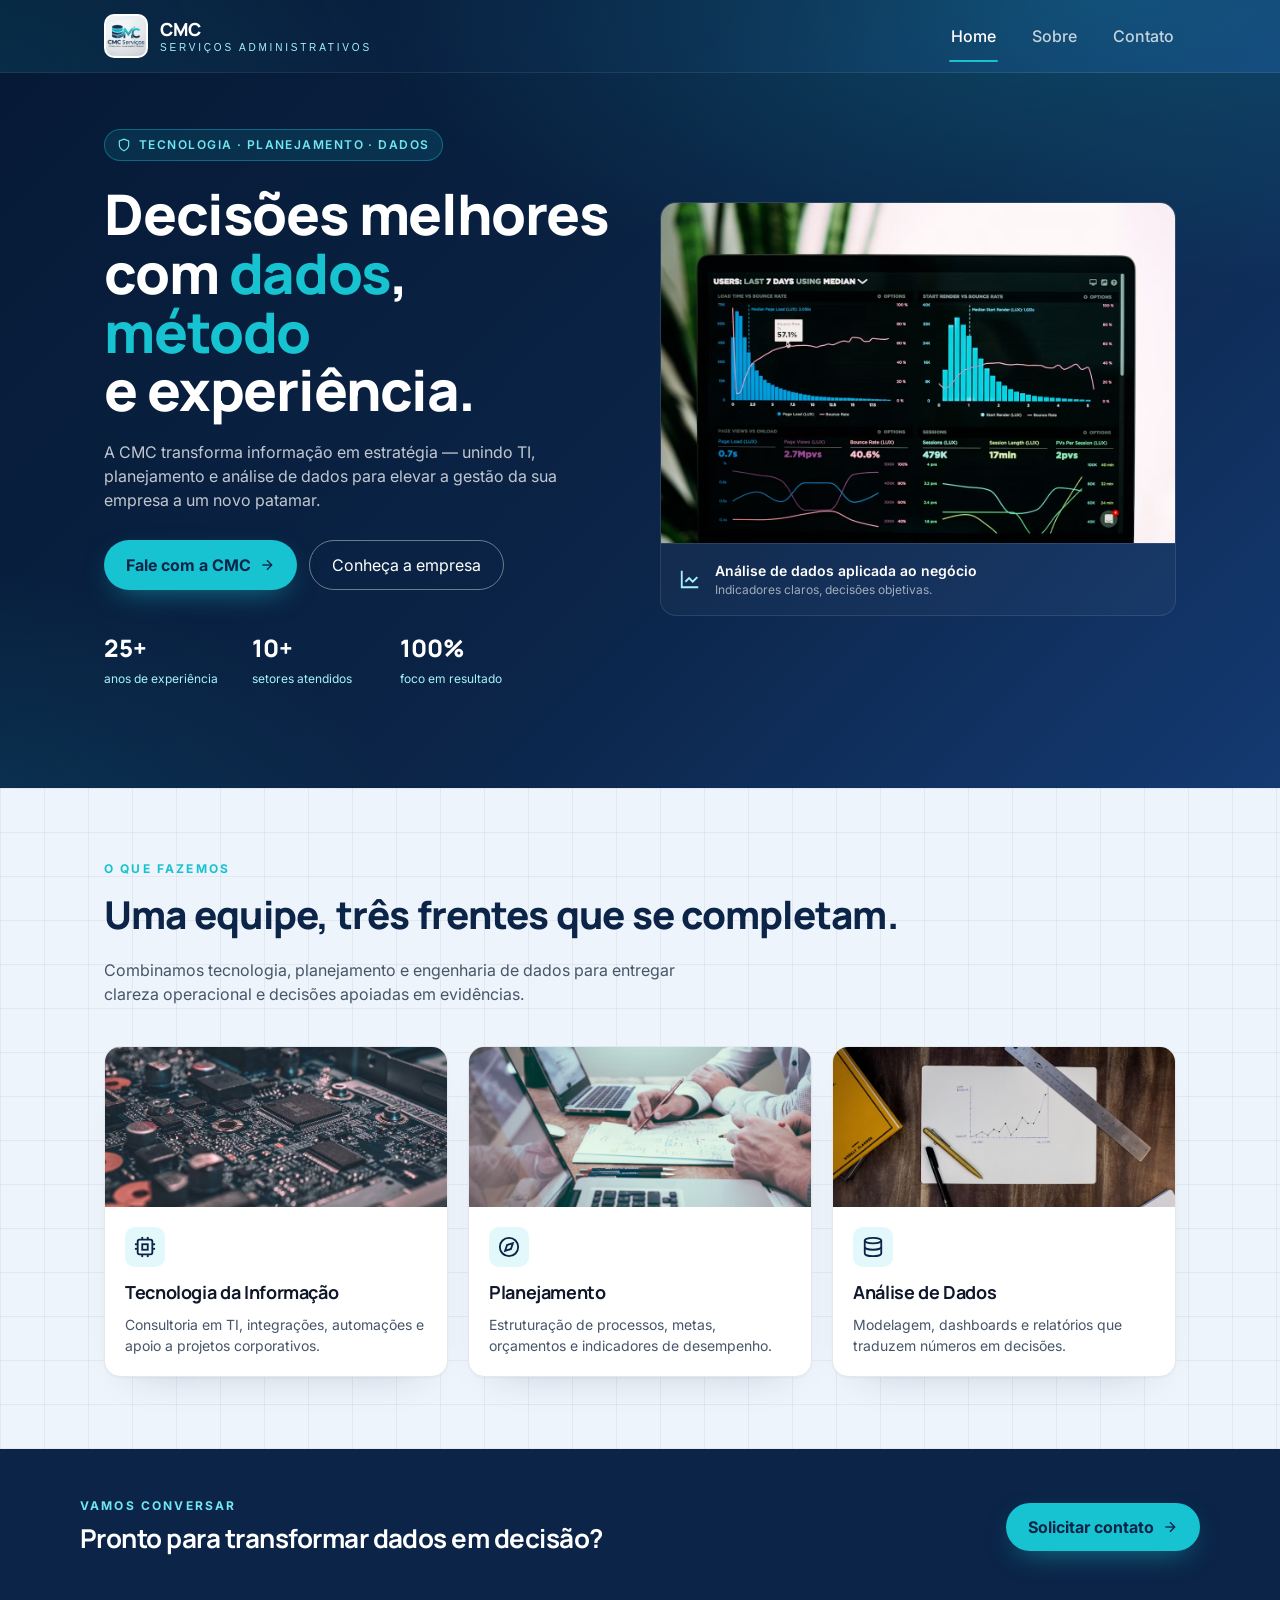
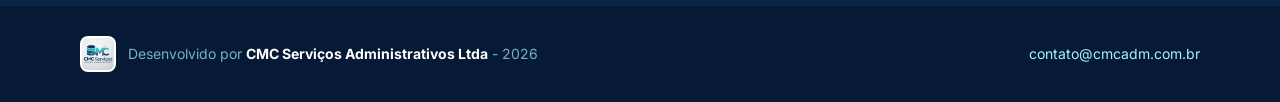
<file: _old/index.html>
<!DOCTYPE html>
<html lang="pt-BR">
<head>
<meta charset="UTF-8" />
<meta name="viewport" content="width=device-width, initial-scale=1.0" />
<meta name="description" content="CMC Serviços Administrativos Ltda — Tecnologia, Planejamento e Análise de Dados." />
<title>:: CMC Serviços Administrativos | Tecnologia, Planejamento e Análise de Dados</title>
<link rel="preconnect" href="https://fonts.googleapis.com" />
<link rel="preconnect" href="https://fonts.gstatic.com" crossorigin />
<link href="https://fonts.googleapis.com/css2?family=Manrope:wght@400;500;600;700;800&family=Inter:wght@300;400;500;600;700&display=swap" rel="stylesheet" />
<style>
  :root {
    --cmc-navy: #0B2447;
    --cmc-navy-deep: #061a36;
    --cmc-navy-soft: #143a72;
    --cmc-cyan: #17c3d1;
    --cmc-cyan-soft: #6ee7f2;
    --cmc-mist: #eef4fb;
    --cmc-ink: #0f172a;
    --cmc-muted: #64748b;
    --cmc-border: #e2e8f0;
  }

  * { box-sizing: border-box; }
  html, body { margin: 0; padding: 0; }
  body {
    background: var(--cmc-mist);
    color: var(--cmc-ink);
    font-family: 'Inter', system-ui, -apple-system, "Segoe UI", Roboto, sans-serif;
    -webkit-font-smoothing: antialiased;
    -moz-osx-font-smoothing: grayscale;
    line-height: 1.5;
  }

  h1, h2, h3, .font-display {
    font-family: 'Manrope', 'Inter', sans-serif;
    letter-spacing: -0.02em;
    margin: 0;
  }

  a { color: inherit; }

  .container { max-width: 1120px; margin: 0 auto; padding: 0 24px; }

  /* Header */
  header {
    background:
      radial-gradient(1200px 500px at 85% -10%, rgba(23,195,209,.22), transparent 60%),
      radial-gradient(900px 500px at -10% 110%, rgba(23,195,209,.14), transparent 60%),
      linear-gradient(135deg, #061a36 0%, #0B2447 55%, #143a72 100%);
    color: #fff;
    border-bottom: 1px solid rgba(255,255,255,.08);
    position: sticky; top: 0; z-index: 40;
  }
  .nav-row {
    display: flex; align-items: center; justify-content: space-between;
    padding: 14px 0;
  }
  .brand {
    display: flex; align-items: center; gap: 12px;
    background: none; border: 0; cursor: pointer; color: #fff;
    padding: 0;
  }
  .brand img {
    width: 44px; height: 44px; border-radius: 10px; object-fit: cover;
    background: #fff; padding: 2px;
  }
  .brand-title { font-family: 'Manrope', sans-serif; font-weight: 800; font-size: 18px; line-height: 1; }
  .brand-sub { font-size: 10px; letter-spacing: 0.28em; text-transform: uppercase; color: #a5f3fc; margin-top: 4px; }

  .nav-menu { display: flex; gap: 32px; align-items: center; }
  .nav-link {
    background: none; border: 0; cursor: pointer; color: rgba(255,255,255,.75);
    font: inherit; font-weight: 500; padding: 8px 2px; position: relative;
    transition: color .2s ease;
  }
  .nav-link:hover { color: #fff; }
  .nav-link.active { color: #fff; }
  .nav-link.active::after {
    content: ""; position: absolute; left: 0; right: 0; bottom: -6px;
    height: 2px; background: var(--cmc-cyan); border-radius: 2px;
  }

  .mobile-toggle {
    display: none; background: none; border: 0; color: #fff; padding: 8px;
    cursor: pointer;
  }
  .mobile-menu { display: none; padding: 10px 0 14px; border-top: 1px solid rgba(255,255,255,.1); }
  .mobile-menu .nav-link { display: block; text-align: left; padding: 10px 0; }

  @media (max-width: 820px) {
    .nav-menu { display: none; }
    .mobile-toggle { display: inline-flex; }
    .mobile-menu.open { display: block; }
  }

  /* Page */
  main { min-height: calc(100vh - 200px); }
  .page { display: none; animation: fadeIn .5s ease both; }
  .page.active { display: block; }
  @keyframes fadeIn {
    from { opacity: 0; transform: translateY(10px); }
    to { opacity: 1; transform: translateY(0); }
  }

  /* Hero */
  .hero {
    background:
      radial-gradient(1200px 500px at 85% -10%, rgba(23,195,209,.22), transparent 60%),
      radial-gradient(900px 500px at -10% 110%, rgba(23,195,209,.14), transparent 60%),
      linear-gradient(135deg, #061a36 0%, #0B2447 55%, #143a72 100%);
    color: #fff;
    padding: 56px 0 100px;
  }
  .hero-grid {
    display: grid; grid-template-columns: 1fr 1fr; gap: 40px; align-items: center;
  }
  @media (max-width: 900px) {
    .hero-grid { grid-template-columns: 1fr; }
    .hero { padding: 40px 0 60px; }
  }

  .chip {
    display: inline-flex; align-items: center; gap: 8px;
    padding: 6px 12px; border-radius: 999px;
    background: rgba(23,195,209,.12); border: 1px solid rgba(23,195,209,.4);
    color: var(--cmc-cyan-soft); font-size: 12px; font-weight: 600;
    letter-spacing: 0.12em; text-transform: uppercase;
  }

  h1.hero-title {
    font-size: clamp(2.2rem, 4.5vw, 3.5rem);
    font-weight: 800; line-height: 1.05; margin: 24px 0 0;
  }
  .accent { color: var(--cmc-cyan); }
  .hero-desc { margin: 20px 0 0; color: rgba(255,255,255,.75); max-width: 500px; }
  .hero-actions { margin-top: 28px; display: flex; gap: 12px; flex-wrap: wrap; }

  .btn-primary {
    background: var(--cmc-cyan); color: var(--cmc-navy);
    font-weight: 700; padding: 12px 22px; border-radius: 999px;
    border: 0; cursor: pointer; font: inherit; font-weight: 700;
    display: inline-flex; align-items: center; gap: 8px;
    box-shadow: 0 10px 30px -12px rgba(23,195,209,.65);
    transition: transform .15s ease, background .2s ease;
  }
  .btn-primary:hover { transform: translateY(-1px); background: #22d3e0; }
  .btn-primary:disabled { opacity: .7; cursor: not-allowed; transform: none; }

  .btn-outline {
    background: transparent; color: #fff;
    padding: 12px 22px; border-radius: 999px;
    border: 1px solid rgba(255,255,255,.4); cursor: pointer; font: inherit;
    transition: background .2s ease, border-color .2s ease;
  }
  .btn-outline:hover { background: rgba(255,255,255,.08); border-color: rgba(255,255,255,.7); }

  .stats { margin-top: 40px; display: grid; grid-template-columns: repeat(3, 1fr); gap: 24px; max-width: 420px; }
  .stat-n { font-family: 'Manrope', sans-serif; font-weight: 800; font-size: 24px; color: #fff; }
  .stat-l { font-size: 12px; color: #a5f3fc; margin-top: 4px; }

  .hero-card {
    position: relative; border-radius: 16px; overflow: hidden;
    border: 1px solid rgba(255,255,255,.1); background: rgba(255,255,255,.03);
  }
  .hero-card::before {
    content: ""; position: absolute; inset: -6px; border-radius: inherit;
    background: linear-gradient(135deg, rgba(23,195,209,.5), rgba(11,36,71,.15));
    filter: blur(24px); z-index: -1;
  }
  .hero-card img { width: 100%; height: 340px; object-fit: cover; display: block; }
  .hero-card-foot {
    display: flex; align-items: center; gap: 14px; padding: 16px 18px;
    border-top: 1px solid rgba(255,255,255,.1);
  }
  .hero-card-foot .ic { color: #a5f3fc; }
  .hero-card-foot .t1 { font-size: 14px; font-weight: 600; color: #fff; }
  .hero-card-foot .t2 { font-size: 12px; color: rgba(255,255,255,.6); }

  /* Sections */
  .blueprint {
    background-color: var(--cmc-mist);
    background-image:
      linear-gradient(rgba(11,36,71,.06) 1px, transparent 1px),
      linear-gradient(90deg, rgba(11,36,71,.06) 1px, transparent 1px);
    background-size: 44px 44px;
  }
  .section { padding: 72px 0; }

  .eyebrow {
    color: var(--cmc-cyan); font-weight: 700;
    letter-spacing: 0.18em; text-transform: uppercase; font-size: 12px;
  }
  .section-title {
    font-size: clamp(1.75rem, 3vw, 2.5rem); font-weight: 800; color: var(--cmc-navy);
    margin-top: 8px;
  }
  .section-desc { color: #475569; margin-top: 14px; max-width: 620px; }

  /* Cards grid */
  .cards {
    margin-top: 40px; display: grid; grid-template-columns: repeat(3, 1fr); gap: 20px;
  }
  @media (max-width: 900px) { .cards { grid-template-columns: 1fr; } }

  .card {
    background: #fff; border: 1px solid var(--cmc-border); border-radius: 16px;
    overflow: hidden; transition: transform .2s ease, border-color .2s ease, box-shadow .2s ease;
    box-shadow: 0 1px 2px rgba(15,23,42,.04), 0 20px 40px -30px rgba(11,36,71,.25);
  }
  .card:hover {
    transform: translateY(-3px); border-color: rgba(23,195,209,.5);
    box-shadow: 0 1px 2px rgba(15,23,42,.04), 0 24px 48px -24px rgba(11,36,71,.28);
  }
  .card img { width: 100%; height: 160px; object-fit: cover; display: block; }
  .card-body { padding: 20px; }
  .card-icon {
    width: 40px; height: 40px; border-radius: 10px; display: inline-flex;
    align-items: center; justify-content: center;
    background: rgba(23,195,209,.12); color: var(--cmc-navy);
  }
  .card h3 { font-size: 18px; font-weight: 700; color: #0f172a; margin: 12px 0 8px; }
  .card p { color: #475569; font-size: 14px; margin: 0; }

  /* CTA band */
  .cta-band { background: var(--cmc-navy); color: #fff; }
  .cta-band .row {
    display: flex; justify-content: space-between; align-items: center;
    gap: 24px; padding: 48px 0; flex-wrap: wrap;
  }
  .cta-band h3 {
    font-family: 'Manrope', sans-serif; font-size: 26px; font-weight: 700; color: #fff; margin-top: 4px;
  }

  /* Sobre */
  .sobre-grid {
    display: grid; grid-template-columns: 340px 1fr; gap: 40px; align-items: start;
  }
  @media (max-width: 900px) { .sobre-grid { grid-template-columns: 1fr; justify-items: center; text-align: left; } }

  .sobre-photo-wrap { position: relative; text-align: center; }
  .sobre-photo-wrap::before {
    content: ""; position: absolute; inset: -12px; border-radius: 20px;
    background: linear-gradient(135deg, rgba(23,195,209,.35), rgba(11,36,71,.15));
    filter: blur(24px); z-index: 0;
  }
  .sobre-photo {
    position: relative; z-index: 1;
    width: 280px; height: 280px; object-fit: cover; border-radius: 20px;
    border: 4px solid #fff; box-shadow: 0 20px 40px -20px rgba(11,36,71,.35);
  }
  .sobre-caption { margin-top: 18px; }
  .sobre-caption .n { font-family: 'Manrope', sans-serif; font-weight: 800; font-size: 18px; color: #0f172a; text-align: center; }
  .sobre-caption .r { font-size: 14px; color: #64748b; text-align: center; }

  .sobre-text p {
    color: #334155; margin: 0 0 18px; line-height: 1.65; font-size: 16.5px;
  }
  .sobre-text a { color: var(--cmc-navy); font-weight: 600; }

  .pillars {
    margin-top: 32px; display: grid; grid-template-columns: repeat(3, 1fr); gap: 16px;
  }
  @media (max-width: 700px) { .pillars { grid-template-columns: 1fr; } }
  .pillar {
    background: #fff; border: 1px solid var(--cmc-border); border-radius: 14px;
    padding: 18px;
  }
  .pillar .k { color: var(--cmc-cyan); font-size: 11px; font-weight: 800; letter-spacing: .14em; text-transform: uppercase; }
  .pillar .d { color: #1f2937; font-weight: 600; margin-top: 4px; }

  /* Contato */
  .contato-grid {
    display: grid; grid-template-columns: 1fr 1.2fr; gap: 40px; align-items: start;
  }
  @media (max-width: 900px) { .contato-grid { grid-template-columns: 1fr; } }

  .info-card {
    background: #fff; border: 1px solid var(--cmc-border); border-radius: 14px;
    padding: 16px; display: flex; gap: 12px; align-items: center; text-decoration: none; color: inherit;
    transition: border-color .2s ease;
  }
  .info-card:hover { border-color: rgba(23,195,209,.5); }
  .info-icon {
    width: 40px; height: 40px; border-radius: 10px; flex-shrink: 0;
    display: inline-flex; align-items: center; justify-content: center;
    background: rgba(23,195,209,.14); color: var(--cmc-navy);
  }
  .info-card .lbl { font-size: 11px; letter-spacing: .14em; text-transform: uppercase; color: #64748b; }
  .info-card .val { font-weight: 600; color: #1f2937; }

  .form-card {
    background: #fff; border: 1px solid var(--cmc-border); border-radius: 16px;
    padding: 28px; box-shadow: 0 1px 2px rgba(15,23,42,.04), 0 20px 40px -30px rgba(11,36,71,.25);
  }
  .form-grid {
    display: grid; grid-template-columns: 1fr 1fr; gap: 18px;
  }
  @media (max-width: 700px) { .form-grid { grid-template-columns: 1fr; } }

  .field label {
    display: flex; align-items: center; gap: 8px;
    font-size: 12px; font-weight: 700; text-transform: uppercase;
    letter-spacing: .08em; color: var(--cmc-navy);
  }
  .field input, .field textarea {
    width: 100%; margin-top: 8px; padding: 12px 14px; border-radius: 10px;
    border: 1px solid #dbe2ec; background: #fff; font: inherit; font-size: 15px;
    color: var(--cmc-ink); outline: none; transition: border-color .15s ease, box-shadow .15s ease;
  }
  .field input:focus, .field textarea:focus {
    border-color: var(--cmc-cyan); box-shadow: 0 0 0 4px rgba(23,195,209,.18);
  }
  .field textarea { resize: vertical; min-height: 160px; line-height: 1.5; }
  .err { color: #dc2626; font-size: 12px; margin-top: 6px; display: none; }
  .field.invalid .err { display: block; }
  .field.invalid input, .field.invalid textarea { border-color: #ef4444; }

  .form-foot {
    margin-top: 22px; display: flex; align-items: center; gap: 12px;
    justify-content: space-between; flex-wrap: wrap;
  }
  .form-note { font-size: 12px; color: #64748b; max-width: 340px; }

  /* Toast */
  .toast-wrap { position: fixed; top: 20px; right: 20px; z-index: 9999; display: flex; flex-direction: column; gap: 10px; }
  .toast {
    background: #fff; border: 1px solid var(--cmc-border); border-radius: 12px;
    padding: 14px 16px; box-shadow: 0 20px 40px -20px rgba(11,36,71,.35);
    font-size: 14px; min-width: 260px; max-width: 380px;
    display: flex; align-items: flex-start; gap: 10px;
    animation: slideIn .3s ease both;
  }
  .toast.success { border-left: 4px solid #10b981; }
  .toast.error { border-left: 4px solid #ef4444; }
  .toast.info { border-left: 4px solid var(--cmc-cyan); }
  .toast .dot { width: 18px; height: 18px; border-radius: 999px; flex-shrink: 0; margin-top: 2px; }
  .toast.success .dot { background: #10b981; }
  .toast.error .dot { background: #ef4444; }
  .toast.info .dot { background: var(--cmc-cyan); }
  @keyframes slideIn { from { opacity: 0; transform: translateX(20px); } to { opacity: 1; transform: translateX(0); } }

  .spinner {
    width: 16px; height: 16px; border: 2px solid rgba(11,36,71,.25);
    border-top-color: var(--cmc-navy); border-radius: 999px;
    animation: spin .8s linear infinite; display: inline-block;
  }
  @keyframes spin { to { transform: rotate(360deg); } }

  /* Footer */
  footer { background: var(--cmc-navy-deep); color: #a5f3fc; margin-top: auto; }
  .footer-row {
    display: flex; align-items: center; justify-content: space-between;
    gap: 20px; padding: 30px 0; flex-wrap: wrap;
  }
  .footer-brand { display: flex; align-items: center; gap: 12px; }
  .footer-brand img {
    width: 36px; height: 36px; border-radius: 8px; object-fit: cover;
    background: #fff; padding: 2px;
  }
  .footer-brand span { color: rgba(165,243,252,.7); font-size: 14px; }
  .footer-brand b { color: #fff; }
  .footer-mail { color: #a5f3fc; text-decoration: none; font-size: 14px; }
  .footer-mail:hover { color: #fff; }

  /* Utility icons */
  .icon { width: 1em; height: 1em; display: inline-block; vertical-align: -0.125em; }
</style>
</head>
<body>

<!-- ================= HEADER ================= -->
<header>
  <div class="container">
    <div class="nav-row">
      <button class="brand" onclick="go('home')" aria-label="Ir para Home">
        <img src="6ikm0fia_logo.png" alt="CMC" />
        <div style="text-align:left">
          <div class="brand-title">CMC</div>
          <div class="brand-sub">Serviços Administrativos</div>
        </div>
      </button>

      <nav class="nav-menu" aria-label="Menu principal">
        <button class="nav-link active" data-nav="home" onclick="go('home')">Home</button>
        <button class="nav-link" data-nav="sobre" onclick="go('sobre')">Sobre</button>
        <button class="nav-link" data-nav="contato" onclick="go('contato')">Contato</button>
      </nav>

      <button class="mobile-toggle" onclick="toggleMobile()" aria-label="Abrir menu">
        <svg class="icon" viewBox="0 0 24 24" fill="none" stroke="currentColor" stroke-width="2" style="width:24px;height:24px" id="menuIcon"><line x1="3" y1="6" x2="21" y2="6"/><line x1="3" y1="12" x2="21" y2="12"/><line x1="3" y1="18" x2="21" y2="18"/></svg>
      </button>
    </div>

    <div class="mobile-menu" id="mobileMenu">
      <button class="nav-link active" data-nav="home" onclick="go('home')">Home</button>
      <button class="nav-link" data-nav="sobre" onclick="go('sobre')">Sobre</button>
      <button class="nav-link" data-nav="contato" onclick="go('contato')">Contato</button>
    </div>
  </div>
</header>

<main>

<!-- ================= HOME ================= -->
<section class="page active" id="page-home">

  <!-- Hero -->
  <div class="hero">
    <div class="container hero-grid">
      <div>
        <span class="chip">
          <svg class="icon" viewBox="0 0 24 24" fill="none" stroke="currentColor" stroke-width="2" style="width:14px;height:14px"><path d="M12 22s8-4 8-10V5l-8-3-8 3v7c0 6 8 10 8 10z"/></svg>
          Tecnologia · Planejamento · Dados
        </span>
        <h1 class="hero-title">
          Decisões melhores<br />
          com <span class="accent">dados</span>, <span class="accent">método</span><br />
          e experiência.
        </h1>
        <p class="hero-desc">
          A CMC transforma informação em estratégia — unindo TI, planejamento e análise de
          dados para elevar a gestão da sua empresa a um novo patamar.
        </p>
        <div class="hero-actions">
          <button class="btn-primary" onclick="go('contato')">
            Fale com a CMC
            <svg class="icon" viewBox="0 0 24 24" fill="none" stroke="currentColor" stroke-width="2" style="width:16px;height:16px"><line x1="5" y1="12" x2="19" y2="12"/><polyline points="12 5 19 12 12 19"/></svg>
          </button>
          <button class="btn-outline" onclick="go('sobre')">Conheça a empresa</button>
        </div>
        <div class="stats">
          <div><div class="stat-n">25+</div><div class="stat-l">anos de experiência</div></div>
          <div><div class="stat-n">10+</div><div class="stat-l">setores atendidos</div></div>
          <div><div class="stat-n">100%</div><div class="stat-l">foco em resultado</div></div>
        </div>
      </div>

      <div class="hero-card">
        <img src="photo-1551288049-bebda4e38f71.jpg" alt="Painel de análise de dados" />
        <div class="hero-card-foot">
          <svg class="ic icon" viewBox="0 0 24 24" fill="none" stroke="currentColor" stroke-width="2" style="width:22px;height:22px"><path d="M3 3v18h18"/><path d="M7 15l4-4 4 4 5-5"/></svg>
          <div>
            <div class="t1">Análise de dados aplicada ao negócio</div>
            <div class="t2">Indicadores claros, decisões objetivas.</div>
          </div>
        </div>
      </div>
    </div>
  </div>

  <!-- Services -->
  <div class="section blueprint">
    <div class="container">
      <div class="eyebrow">O que fazemos</div>
      <h2 class="section-title">Uma equipe, três frentes que se completam.</h2>
      <p class="section-desc">
        Combinamos tecnologia, planejamento e engenharia de dados para entregar clareza
        operacional e decisões apoiadas em evidências.
      </p>

      <div class="cards">
        <article class="card">
          <img src="hard.jpg" alt="" />
          <div class="card-body">
            <div class="card-icon">
              <svg class="icon" viewBox="0 0 24 24" fill="none" stroke="currentColor" stroke-width="2" style="width:22px;height:22px"><rect x="4" y="4" width="16" height="16" rx="2"/><rect x="9" y="9" width="6" height="6"/><path d="M9 1v3"/><path d="M15 1v3"/><path d="M9 20v3"/><path d="M15 20v3"/><path d="M20 9h3"/><path d="M20 14h3"/><path d="M1 9h3"/><path d="M1 14h3"/></svg>
            </div>
            <h3>Tecnologia da Informação</h3>
            <p>Consultoria em TI, integrações, automações e apoio a projetos corporativos.</p>
          </div>
        </article>

        <article class="card">
          <img src="escri.jpg" alt="" />
          <div class="card-body">
            <div class="card-icon">
              <svg class="icon" viewBox="0 0 24 24" fill="none" stroke="currentColor" stroke-width="2" style="width:22px;height:22px"><circle cx="12" cy="12" r="10"/><polygon points="16.24 7.76 14.12 14.12 7.76 16.24 9.88 9.88 16.24 7.76"/></svg>
            </div>
            <h3>Planejamento</h3>
            <p>Estruturação de processos, metas, orçamentos e indicadores de desempenho.</p>
          </div>
        </article>

        <article class="card">
          <img src="eng.jpg" alt="" />
          <div class="card-body">
            <div class="card-icon">
              <svg class="icon" viewBox="0 0 24 24" fill="none" stroke="currentColor" stroke-width="2" style="width:22px;height:22px"><ellipse cx="12" cy="5" rx="9" ry="3"/><path d="M3 5v14c0 1.66 4.03 3 9 3s9-1.34 9-3V5"/><path d="M3 12c0 1.66 4.03 3 9 3s9-1.34 9-3"/></svg>
            </div>
            <h3>Análise de Dados</h3>
            <p>Modelagem, dashboards e relatórios que traduzem números em decisões.</p>
          </div>
        </article>
      </div>
    </div>
  </div>

  <!-- CTA band -->
  <div class="cta-band">
    <div class="container row">
      <div>
        <div class="eyebrow" style="color: var(--cmc-cyan-soft)">Vamos conversar</div>
        <h3>Pronto para transformar dados em decisão?</h3>
      </div>
      <button class="btn-primary" onclick="go('contato')">
        Solicitar contato
        <svg class="icon" viewBox="0 0 24 24" fill="none" stroke="currentColor" stroke-width="2" style="width:16px;height:16px"><line x1="5" y1="12" x2="19" y2="12"/><polyline points="12 5 19 12 12 19"/></svg>
      </button>
    </div>
  </div>
</section>

<!-- ================= SOBRE ================= -->
<section class="page" id="page-sobre">
  <div class="section blueprint">
    <div class="container sobre-grid">
      <div>
        <div class="sobre-photo-wrap">
          <img class="sobre-photo" src="eu.png" alt="Claudio Martins Coelho" />
        </div>
        <div class="sobre-caption">
          <div class="n">Claudio Martins Coelho</div>
          <div class="r">Fundador · CMC</div>
        </div>
      </div>

      <div class="sobre-text">
        <div class="eyebrow">Sobre a CMC</div>
        <h1 class="section-title">Experiência real, aplicada aos desafios do seu negócio.</h1>

        <div style="height:24px"></div>
        <p>
          A CMC Serviços Administrativos Ltda é uma empresa criada para prestar serviços
          administrativos, com foco em planejamento, análise de dados e TI.
        </p>
        <p>
          Criada por Claudio Martins Coelho, com mais de 25 anos de experiência em TI,
          Gestão de Pessoas e Planejamento, atuando em diversas empresas de peso no Brasil
          como concessionárias automotivas Chevrolet e Honda Automóveis (Grupo Pianna),
          John Deere, Toyota empilhadeiras e Lindsay (Grupo Lipetral), indústrias como WEG
          Motores, Brametal, OFI Food Ingredients e também nas áreas de engenharia como
          Engevix Engenharia, Brametal e Consórcio Themag-Idom-Magna.
        </p>
        <p>
          Entre em contato conosco para maiores informações pelo e-mail
          <a href="mailto:contato@cmcadm.com.br">contato@cmcadm.com.br</a>.
        </p>

        <div class="pillars">
          <div class="pillar"><div class="k">TI</div><div class="d">Sistemas e integrações</div></div>
          <div class="pillar"><div class="k">Planejamento</div><div class="d">Processos e metas</div></div>
          <div class="pillar"><div class="k">Dados</div><div class="d">Indicadores e insights</div></div>
        </div>
      </div>
    </div>
  </div>
</section>

<!-- ================= CONTATO ================= -->
<section class="page" id="page-contato">
  <div class="section blueprint">
    <div class="container contato-grid">
      <div>
        <div class="eyebrow">Contato</div>
        <h1 class="section-title">Vamos conversar sobre o seu próximo passo.</h1>
        <p class="section-desc">
          Preencha o formulário ao lado e a equipe da CMC responderá o quanto antes.
          Também estamos disponíveis pelo e-mail abaixo.
        </p>

        <div style="display:flex; flex-direction:column; gap:14px; margin-top: 24px;">
          <a class="info-card" href="mailto:contato@cmcadm.com.br">
            <div class="info-icon">
              <svg class="icon" viewBox="0 0 24 24" fill="none" stroke="currentColor" stroke-width="2" style="width:18px;height:18px"><path d="M4 4h16c1.1 0 2 .9 2 2v12c0 1.1-.9 2-2 2H4c-1.1 0-2-.9-2-2V6c0-1.1.9-2 2-2z"/><polyline points="22,6 12,13 2,6"/></svg>
            </div>
            <div>
              <div class="lbl">E-mail</div>
              <div class="val">contato@cmcadm.com.br</div>
            </div>
          </a>

          <div class="info-card" style="cursor:default">
            <div class="info-icon" style="background: rgba(11,36,71,.08)">
              <svg class="icon" viewBox="0 0 24 24" fill="none" stroke="currentColor" stroke-width="2" style="width:18px;height:18px"><path d="M12 22s8-4 8-10V5l-8-3-8 3v7c0 6 8 10 8 10z"/></svg>
            </div>
            <div>
              <div class="lbl">Sua privacidade</div>
              <div class="val" style="font-weight:500; font-size:14px; color:#334155;">
                Suas informações são usadas apenas para o retorno deste contato.
              </div>
            </div>
          </div>
        </div>
      </div>

      <form class="form-card" id="contactForm" novalidate>
        <div class="form-grid">
          <div class="field" data-field="nome">
            <label>
              <svg class="icon" viewBox="0 0 24 24" fill="none" stroke="currentColor" stroke-width="2" style="width:14px;height:14px"><path d="M20 21v-2a4 4 0 0 0-4-4H8a4 4 0 0 0-4 4v2"/><circle cx="12" cy="7" r="4"/></svg>
              Nome
            </label>
            <input id="nome" type="text" placeholder="Seu nome completo" autocomplete="name" />
            <div class="err">Informe seu nome.</div>
          </div>

          <div class="field" data-field="email">
            <label>
              <svg class="icon" viewBox="0 0 24 24" fill="none" stroke="currentColor" stroke-width="2" style="width:14px;height:14px"><path d="M4 4h16c1.1 0 2 .9 2 2v12c0 1.1-.9 2-2 2H4c-1.1 0-2-.9-2-2V6c0-1.1.9-2 2-2z"/><polyline points="22,6 12,13 2,6"/></svg>
              E-mail
            </label>
            <input id="email" type="email" placeholder="voce@empresa.com" autocomplete="email" />
            <div class="err">E-mail inválido.</div>
          </div>

          <div class="field" data-field="telefone">
            <label>
              <svg class="icon" viewBox="0 0 24 24" fill="none" stroke="currentColor" stroke-width="2" style="width:14px;height:14px"><path d="M22 16.92v3a2 2 0 0 1-2.18 2 19.79 19.79 0 0 1-8.63-3.07 19.5 19.5 0 0 1-6-6 19.79 19.79 0 0 1-3.07-8.67A2 2 0 0 1 4.11 2h3a2 2 0 0 1 2 1.72 12.84 12.84 0 0 0 .7 2.81 2 2 0 0 1-.45 2.11L8.09 9.91a16 16 0 0 0 6 6l1.27-1.27a2 2 0 0 1 2.11-.45 12.84 12.84 0 0 0 2.81.7A2 2 0 0 1 22 16.92z"/></svg>
              Telefone
            </label>
            <input id="telefone" type="tel" placeholder="(11) 99999-9999" inputmode="tel" autocomplete="tel" />
            <div class="err">Telefone incompleto.</div>
          </div>

          <div class="field" data-field="assunto">
            <label>
              <svg class="icon" viewBox="0 0 24 24" fill="none" stroke="currentColor" stroke-width="2" style="width:14px;height:14px"><path d="M21 15a2 2 0 0 1-2 2H7l-4 4V5a2 2 0 0 1 2-2h14a2 2 0 0 1 2 2z"/></svg>
              Assunto
            </label>
            <input id="assunto" type="text" placeholder="Ex: Consultoria em TI" />
            <div class="err">Informe o assunto.</div>
          </div>
        </div>

        <div class="field" data-field="detalhes" style="margin-top:18px">
          <label>
            <svg class="icon" viewBox="0 0 24 24" fill="none" stroke="currentColor" stroke-width="2" style="width:14px;height:14px"><path d="M21 15a2 2 0 0 1-2 2H7l-4 4V5a2 2 0 0 1 2-2h14a2 2 0 0 1 2 2z"/></svg>
            Maiores detalhes
          </label>
          <textarea id="detalhes" rows="8" placeholder="Descreva com o máximo de detalhes o que você precisa..."></textarea>
          <div class="err">Descreva um pouco mais os detalhes.</div>
        </div>

        <div class="form-foot">
          <div class="form-note">Ao enviar, você concorda em ser contatado pela CMC sobre esta solicitação.</div>
          <button class="btn-primary" type="submit" id="submitBtn">
            <svg class="icon" viewBox="0 0 24 24" fill="none" stroke="currentColor" stroke-width="2" style="width:16px;height:16px" id="submitIcon"><line x1="22" y1="2" x2="11" y2="13"/><polygon points="22 2 15 22 11 13 2 9 22 2"/></svg>
            <span id="submitText">Enviar mensagem</span>
          </button>
        </div>
      </form>
    </div>
  </div>
</section>

</main>

<!-- ================= FOOTER ================= -->
<footer>
  <div class="container footer-row">
    <div class="footer-brand">
      <img src="6ikm0fia_logo.png" alt="" />
      <span>Desenvolvido por <b>CMC Serviços Administrativos Ltda</b> - 2026</span>
    </div>
    <a class="footer-mail" href="mailto:contato@cmcadm.com.br">contato@cmcadm.com.br</a>
  </div>
</footer>

<!-- Toast container -->
<div class="toast-wrap" id="toasts"></div>

<script>
/* =========================================================
   CMC Serviços Administrativos — single-file site
   ========================================================= */

const WEB3FORMS_ACCESS_KEY = "502abe33-3baa-4841-a2dc-2c3be26bdaa9";
const RECIPIENT_EMAIL = "contato@cmcadm.com.br";
/* ========================================================== */

/* -------- Navegação SPA -------- */
function go(page) {
  document.querySelectorAll('.page').forEach(el => el.classList.remove('active'));
  document.getElementById('page-' + page).classList.add('active');
  document.querySelectorAll('.nav-link').forEach(btn => {
    btn.classList.toggle('active', btn.dataset.nav === page);
  });
  document.getElementById('mobileMenu').classList.remove('open');
  window.scrollTo({ top: 0, behavior: 'smooth' });
}

function toggleMobile() {
  document.getElementById('mobileMenu').classList.toggle('open');
}

/* -------- Máscara de telefone (BR) -------- */
function formatPhoneBR(raw) {
  const d = (raw || '').replace(/\D/g, '').slice(0, 11);
  if (d.length <= 2) return d.length ? '(' + d : '';
  if (d.length <= 6) return '(' + d.slice(0, 2) + ') ' + d.slice(2);
  if (d.length <= 10) return '(' + d.slice(0, 2) + ') ' + d.slice(2, 6) + '-' + d.slice(6);
  return '(' + d.slice(0, 2) + ') ' + d.slice(2, 7) + '-' + d.slice(7);
}
document.getElementById('telefone').addEventListener('input', function (e) {
  e.target.value = formatPhoneBR(e.target.value);
});

/* -------- Toasts -------- */
function toast(message, kind) {
  kind = kind || 'info';
  const wrap = document.getElementById('toasts');
  const el = document.createElement('div');
  el.className = 'toast ' + kind;
  el.innerHTML = '<div class="dot"></div><div>' + message + '</div>';
  wrap.appendChild(el);
  setTimeout(() => {
    el.style.transition = 'opacity .3s, transform .3s';
    el.style.opacity = '0';
    el.style.transform = 'translateX(20px)';
    setTimeout(() => el.remove(), 300);
  }, 5000);
}

/* -------- Validação -------- */
function setInvalid(name, invalid) {
  const el = document.querySelector('[data-field="' + name + '"]');
  if (el) el.classList.toggle('invalid', invalid);
}

function validate(data) {
  const errs = {};
  if (!data.nome || data.nome.trim().length < 2) errs.nome = true;
  if (!/^[^\s@]+@[^\s@]+\.[^\s@]+$/.test(data.email || '')) errs.email = true;
  if ((data.telefone || '').replace(/\D/g, '').length < 10) errs.telefone = true;
  if (!data.assunto || data.assunto.trim().length < 2) errs.assunto = true;
  if (!data.detalhes || data.detalhes.trim().length < 5) errs.detalhes = true;

  ['nome', 'email', 'telefone', 'assunto', 'detalhes'].forEach(k => setInvalid(k, !!errs[k]));
  return Object.keys(errs).length === 0;
}

/* -------- Envio do formulário -------- */
const form = document.getElementById('contactForm');
const submitBtn = document.getElementById('submitBtn');
const submitText = document.getElementById('submitText');

form.addEventListener('submit', async function (e) {
  e.preventDefault();

  const data = {
    nome: document.getElementById('nome').value,
    email: document.getElementById('email').value,
    telefone: document.getElementById('telefone').value,
    assunto: document.getElementById('assunto').value,
    detalhes: document.getElementById('detalhes').value,
  };

  if (!validate(data)) {
    toast('Verifique os campos do formulário.', 'error');
    return;
  }

  submitBtn.disabled = true;
  submitText.innerHTML = '<span class="spinner"></span> Enviando...';

  try {
    const payload = {
      access_key: WEB3FORMS_ACCESS_KEY,
      subject: '[Site CMC] ' + data.assunto,
      from_name: 'Site CMC — ' + data.nome,
      replyto: data.email,
      to: RECIPIENT_EMAIL,
      nome: data.nome,
      email: data.email,
      telefone: data.telefone,
      assunto: data.assunto,
      mensagem: data.detalhes,
      message:
        'Nome: ' + data.nome + '\n' +
        'E-mail: ' + data.email + '\n' +
        'Telefone: ' + data.telefone + '\n' +
        'Assunto: ' + data.assunto + '\n\n' +
        'Detalhes:\n' + data.detalhes,
    };

    const res = await fetch('https://api.web3forms.com/submit', {
      method: 'POST',
      headers: { 'Content-Type': 'application/json', 'Accept': 'application/json' },
      body: JSON.stringify(payload),
    });
    const json = await res.json();

    if (res.ok && json.success) {
      toast('Mensagem enviada com sucesso! Retornaremos em breve.', 'success');
      form.reset();
      ['nome', 'email', 'telefone', 'assunto', 'detalhes'].forEach(k => setInvalid(k, false));
    } else {
      toast('Não foi possível enviar: ' + (json.message || 'tente novamente.'), 'error');
    }
  } catch (err) {
    toast('Erro de rede ao enviar a mensagem. Verifique sua conexão.', 'error');
    console.error(err);
  } finally {
    submitBtn.disabled = false;
    submitText.textContent = 'Enviar mensagem';
  }
});
</script>

<script defer src="https://static.cloudflareinsights.com/beacon.min.js/v4513226cdae34746b4dedf0b4dfa099e1781791509496" integrity="sha512-ZE9pZaUXND66v380QUtch/5sE9tPFh2zg45pR2PB0CVkCtOREv2AJKkSidISWkysEuQ0EH8faUU5du78bx87UQ==" data-cf-beacon='{"version":"2024.11.0","token":"7f7b0fd8732c4326aae4b9d58d5c514a","server_timing":{"name":{"cfCacheStatus":true,"cfEdge":true,"cfExtPri":true,"cfL4":true,"cfOrigin":true,"cfSpeedBrain":true},"location_startswith":null}}' crossorigin="anonymous"></script>
</body>
</html>
</file>
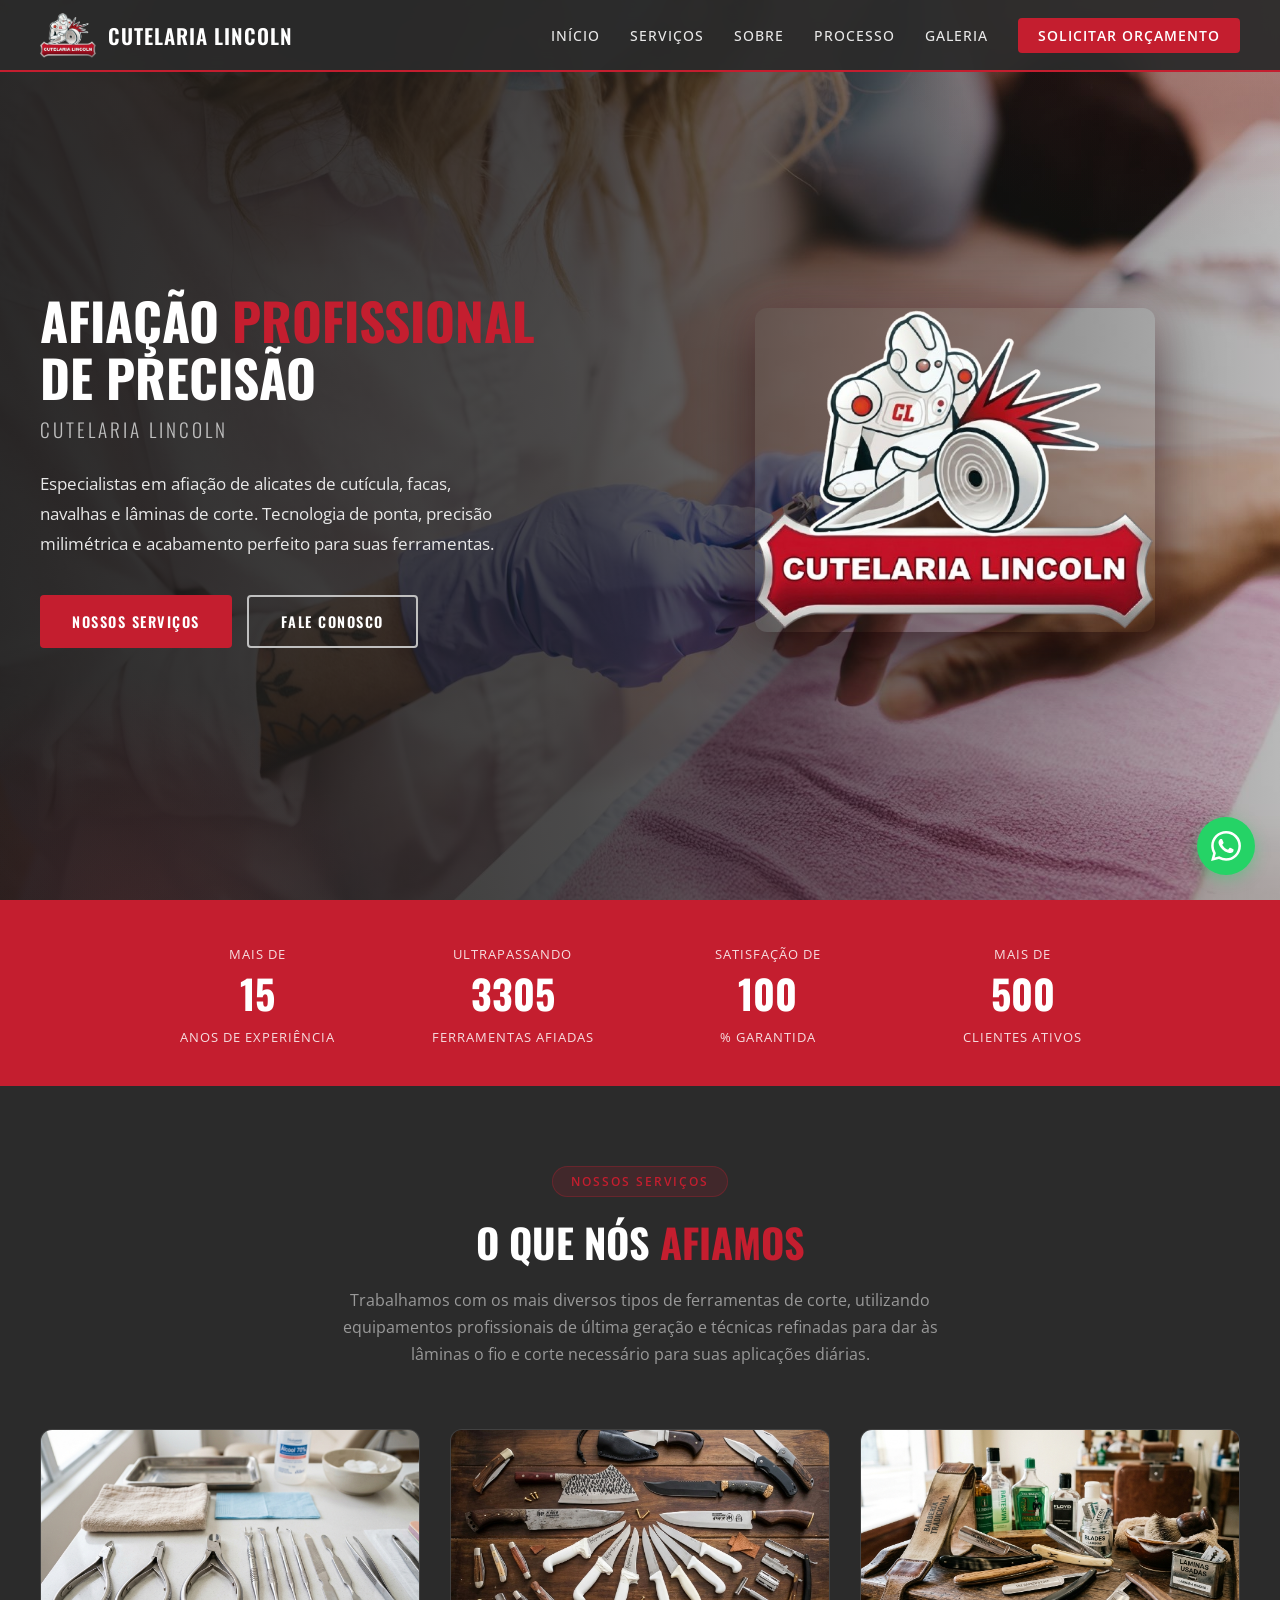
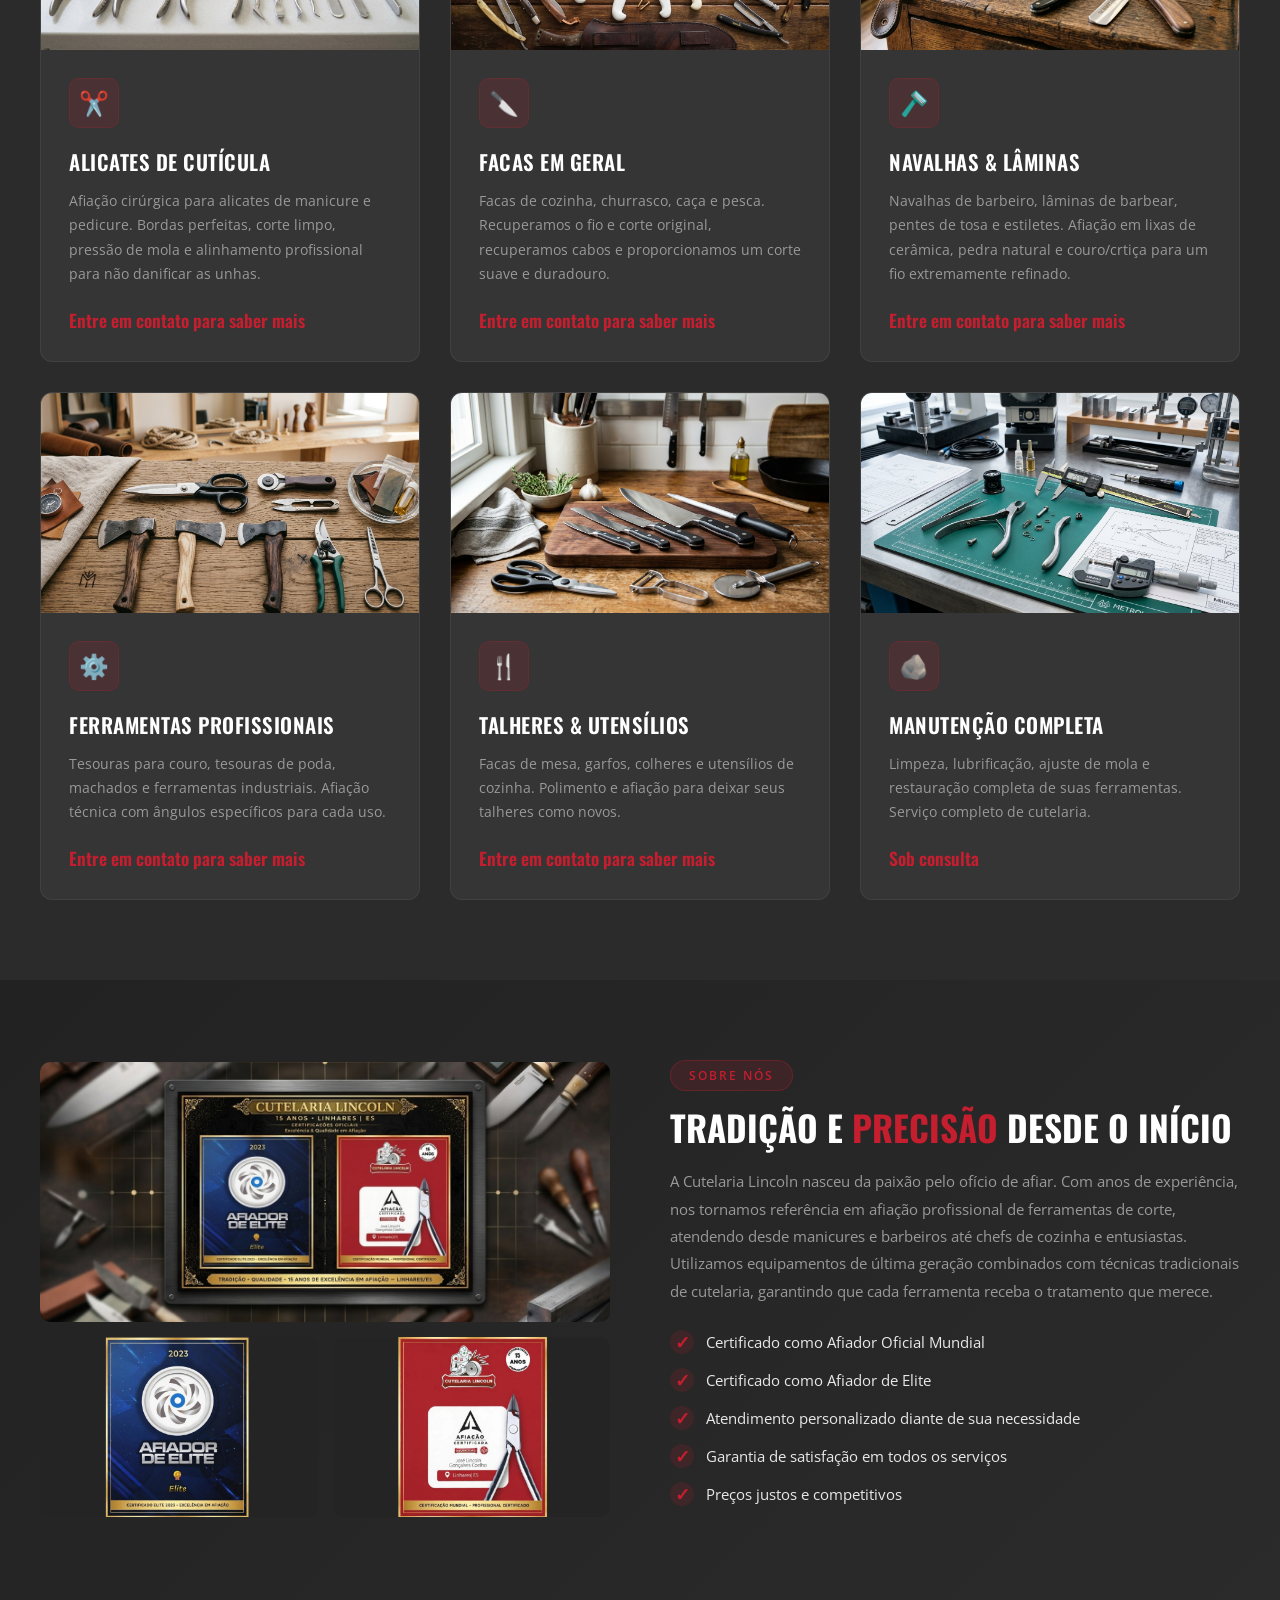
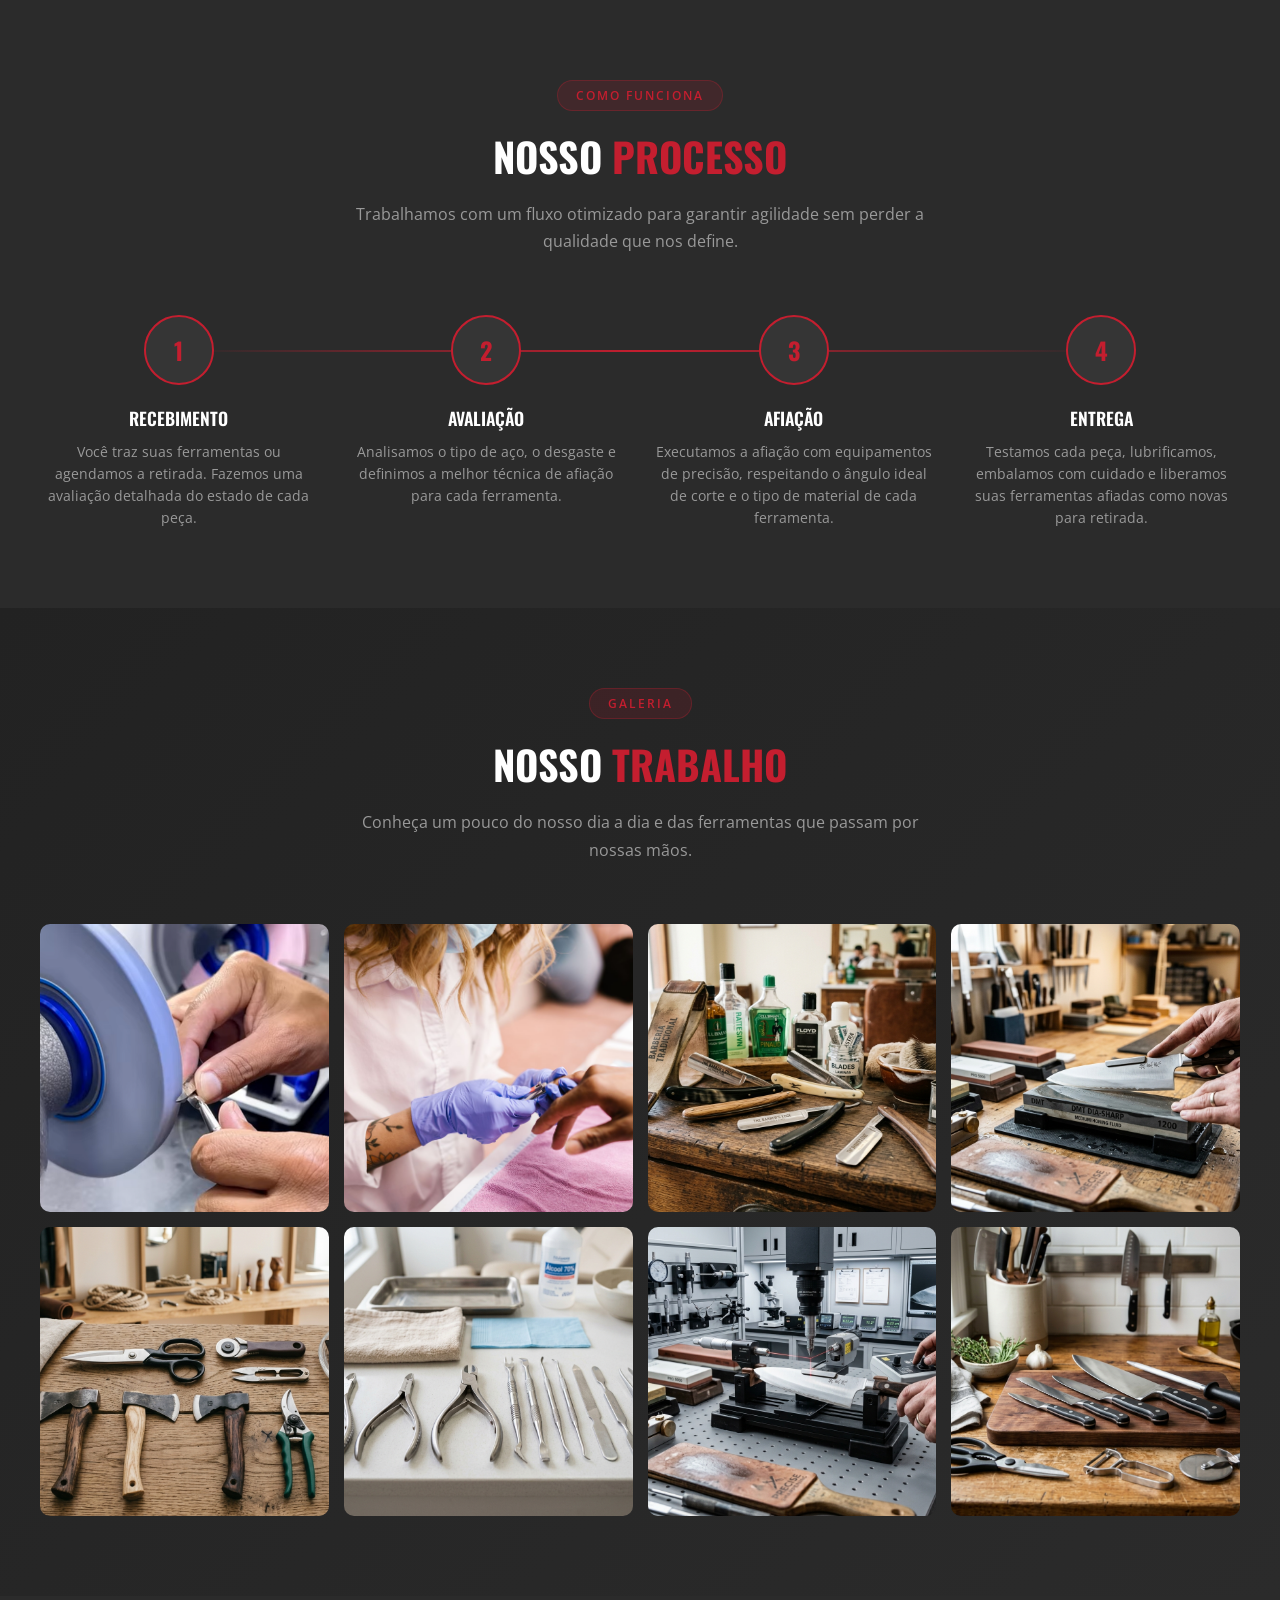
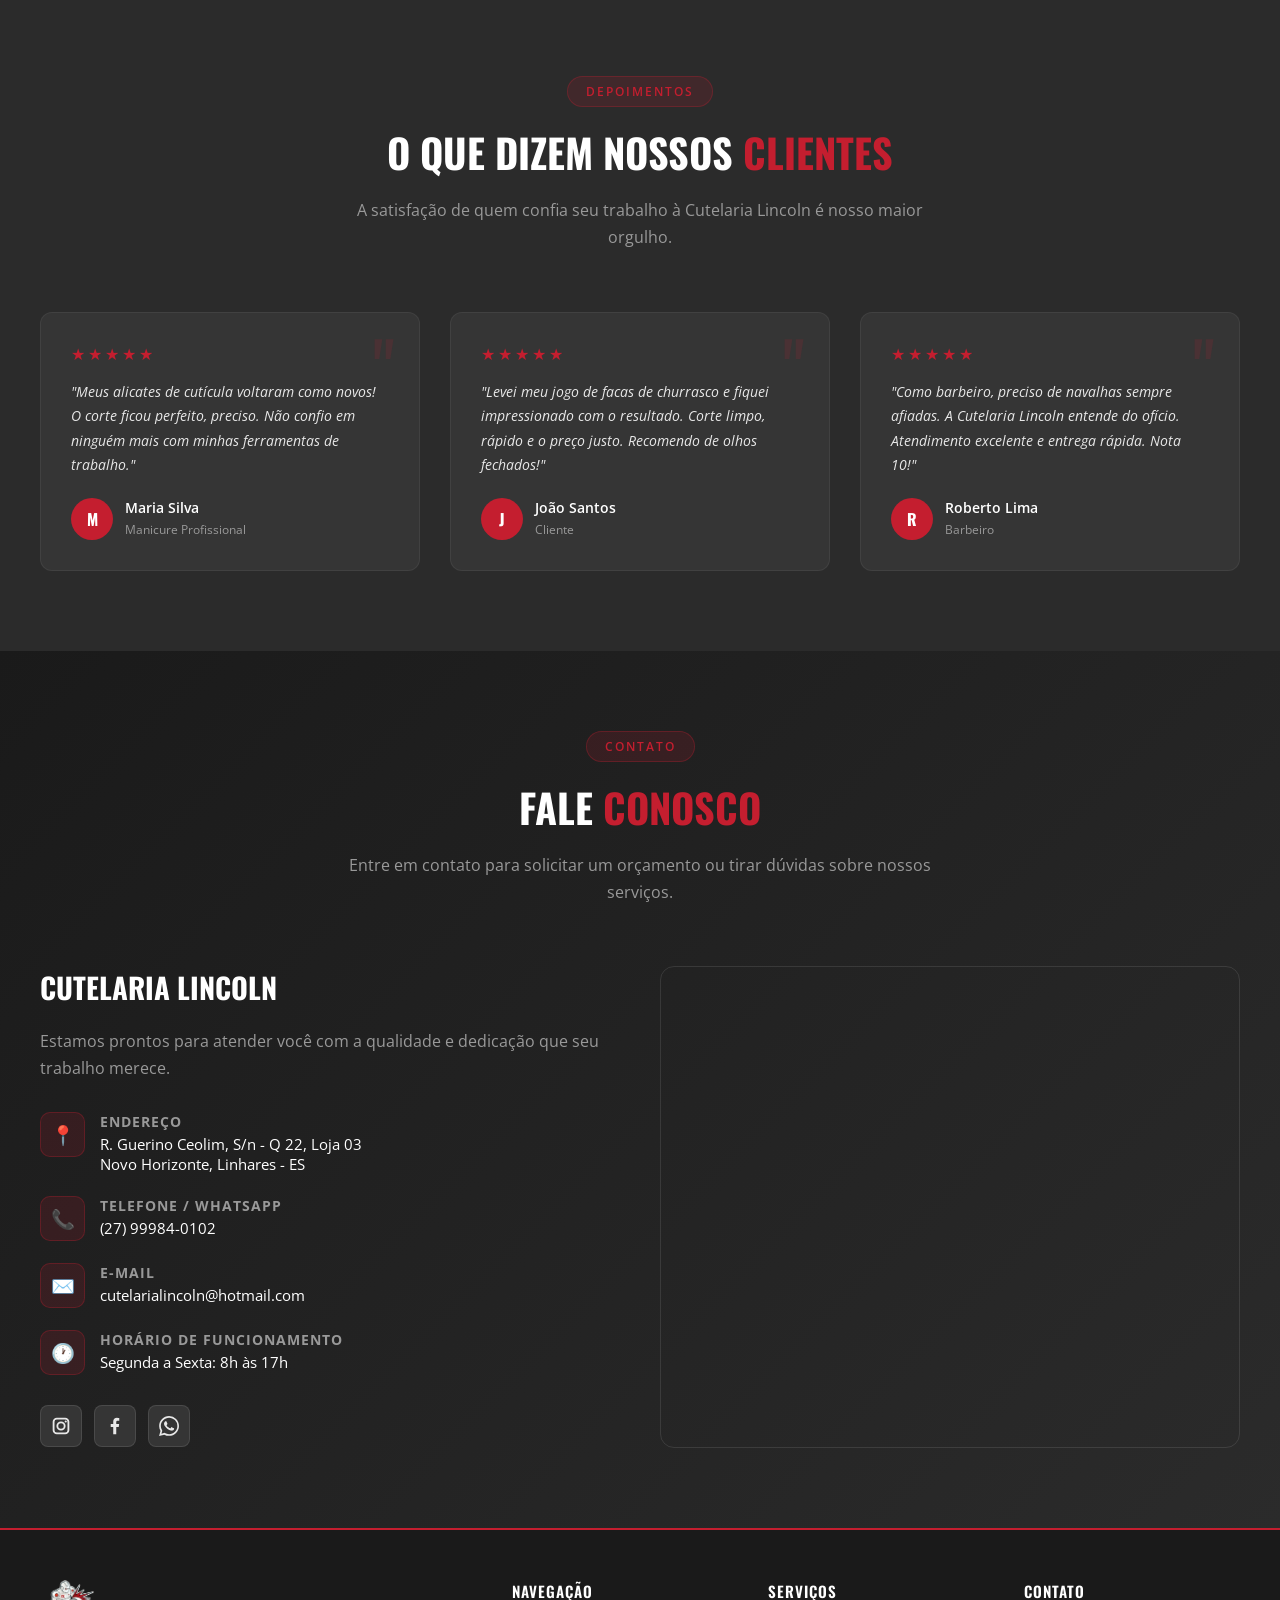
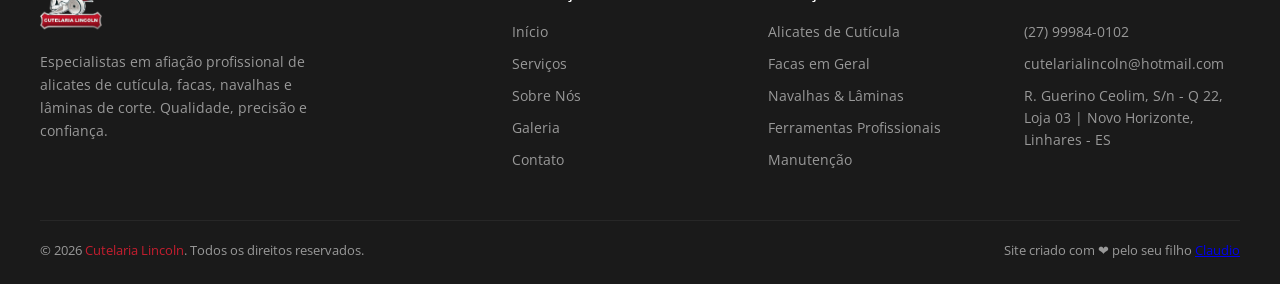
<file: cutelarialincoln/index.html>
<!DOCTYPE html>
<html lang="pt-BR">
<head>
    <meta charset="UTF-8">
    <meta name="viewport" content="width=device-width, initial-scale=1.0">
    <title>Cutelaria Lincoln - Afiação Profissional</title>
    <link rel="icon" href="assets/favicon.ico" type="image/x-icon">
    <link rel="stylesheet" href="assets/style.css">
<base target="_blank">
</head>
<body>

    <!-- NAVBAR -->
    <nav>
        <div class="nav-container">
            <a href="#inicio" class="nav-logo">
                <img src="assets/logo2.png" alt="Cutelaria Lincoln">
                <span>CUTELARIA LINCOLN</span>
            </a>
            <ul class="nav-links" id="navLinks">
                <li><a href="#inicio">Início</a></li>
                <li><a href="#servicos">Serviços</a></li>
                <li><a href="#sobre">Sobre</a></li>
                <li><a href="#processo">Processo</a></li>
                <li><a href="#galeria">Galeria</a></li>
                <li><a href="#contato" class="nav-cta">Solicitar Orçamento</a></li>
            </ul>
            <div class="hamburger" id="hamburger" onclick="toggleMenu()">
                <span></span><span></span><span></span>
            </div>
        </div>
    </nav>

    <!-- HERO -->
    <section class="hero" id="inicio">
        <div class="hero-container">
            <div class="hero-text">
                <h1>Afiação <span class="highlight">Profissional</span><br>de Precisão</h1>
                <div class="subtitle">Cutelaria Lincoln</div>
                <p>Especialistas em afiação de alicates de cutícula, facas, navalhas e lâminas de corte. Tecnologia de ponta, precisão milimétrica e acabamento perfeito para suas ferramentas.</p>
                <div class="hero-btns">
                    <a href="#servicos" class="btn btn-primary">Nossos Serviços</a>
                    <a href="#contato" class="btn btn-outline">Fale Conosco</a>
                </div>
            </div>
            <div class="hero-logo">
                <img src="assets/logo2.png" alt="Logo Cutelaria Lincoln">
            </div>
        </div>
    </section>

    <!-- STATS -->
    <div class="stats-bar">
        <div class="stats-container">
            <div class="stat-item">
                <div class="stat-label">Mais de</div>
                <div class="stat-number" data-target="15">0</div>
                <div class="stat-label">Anos de Experiência</div>
            </div>
            <div class="stat-item">
                <div class="stat-label">Ultrapassando</div>
                <div class="stat-number" data-target="5000">0</div>
                <div class="stat-label">Ferramentas Afiadas</div>
            </div>
            <div class="stat-item">
                <div class="stat-label">Satisfação de</div>
                <div class="stat-number" data-target="100">0</div>
                <div class="stat-label">% Garantida</div>
            </div>
            <div class="stat-item">
                <div class="stat-label">Mais de</div>
                <div class="stat-number" data-target="500">0</div>
                <div class="stat-label">clientes ativos</div>
            </div>
        </div>
    </div>

    <!-- SERVICES -->
    <section class="services" id="servicos">
        <div class="section-container">
            <div class="section-header">
                <div class="section-badge">Nossos Serviços</div>
                <h2>O que nós <span>afiamos</span></h2>
                <p>Trabalhamos com os mais diversos tipos de ferramentas de corte, utilizando equipamentos profissionais de última geração e técnicas refinadas para dar às lâminas o fio e corte necessário para suas aplicações diárias.</p>
            </div>
            <div class="services-grid">
                <div class="service-card">
                    <img src="assets/alicates.jpg" alt="Alicates de unha/cutícula" class="service-img">
                    <div class="service-body">
                        <div class="service-icon">✂️</div>
                        <h3>Alicates de cutícula</h3>
                        <p>Afiação cirúrgica para alicates de manicure e pedicure. Bordas perfeitas, corte limpo, pressão de mola e alinhamento profissional para não danificar as unhas.</p>
                        <div class="service-price">Entre em contato para saber mais</div>
                    </div>
                </div>
                <div class="service-card">
                    <img src="assets/facas_.jpg" alt="Equipamento tradicional de afiação de facas" class="service-img">
                    <div class="service-body">
                        <div class="service-icon">🔪</div>
                        <h3>Facas em Geral</h3>
                        <p>Facas de cozinha, churrasco, caça e pesca. Recuperamos o fio e corte original, recuperamos cabos e proporcionamos um corte suave e duradouro.</p>
                        <div class="service-price">Entre em contato para saber mais</div>
                    </div>
                </div>
                <div class="service-card">
                    <img src="assets/navalhas.jpg" alt="Lâminas de barbear" class="service-img">
                    <div class="service-body">
                        <div class="service-icon">🪒</div>
                        <h3>Navalhas & Lâminas</h3>
                        <p>Navalhas de barbeiro, lâminas de barbear, pentes de tosa e estiletes. Afiação em lixas de cerâmica, pedra natural e couro/crtiça para um fio extremamente refinado.</p>
                        <div class="service-price">Entre em contato para saber mais</div>
                    </div>
                </div>
                <div class="service-card">
                    <img src="assets/machados.jpg" alt="Equipamento tradicional de afiação de facas" class="service-img">
                    <div class="service-body">
                        <div class="service-icon">⚙️</div>
                        <h3>Ferramentas Profissionais</h3>
                        <p>Tesouras para couro, tesouras de poda, machados e ferramentas industriais. Afiação técnica com ângulos específicos para cada uso.</p>
                        <div class="service-price">Entre em contato para saber mais</div>
                    </div>
                </div>
                <div class="service-card">
                    <img src="assets/cozinha.jpg" alt="Equipamento tradicional de afiação de facas" class="service-img">
                    <div class="service-body">
                        <div class="service-icon">🍴</div>
                        <h3>Talheres & Utensílios</h3>
                        <p>Facas de mesa, garfos, colheres e utensílios de cozinha. Polimento e afiação para deixar seus talheres como novos.</p>
                        <div class="service-price">Entre em contato para saber mais</div>
                    </div>
                </div>
                <div class="service-card">
                    <img src="assets/alicate_metro.jpg" alt="Equipamento tradicional de afiação de facas" class="service-img">
                    <div class="service-body">
                        <div class="service-icon">🪨</div>
                        <h3>Manutenção Completa</h3>
                        <p>Limpeza, lubrificação, ajuste de mola e restauração completa de suas ferramentas. Serviço completo de cutelaria.</p>
                        <div class="service-price">Sob consulta</div>
                    </div>
                </div>
            </div>
        </div>
    </section>

    <!-- ABOUT -->
    <section class="about" id="sobre">
        <div class="section-container">
            <div class="about-grid">
                <div class="about-images">
                    <img src="assets/certs_mont.jpeg" alt="Certificados">
                    <img src="assets/cert_ade.png" alt="Afiador de Elite">
                    <img src="assets/cert_mundial.png" alt="Afiador Mundial ">
                </div>
                <div class="about-text">
                    <div class="section-badge">Sobre Nós</div>
                    <h2>Tradição e <span>precisão</span> desde o início</h2>
                    <p>A Cutelaria Lincoln nasceu da paixão pelo ofício de afiar. Com anos de experiência, nos tornamos referência em afiação profissional de ferramentas de corte, atendendo desde manicures e barbeiros até chefs de cozinha e entusiastas. Utilizamos equipamentos de última geração combinados com técnicas tradicionais de cutelaria, garantindo que cada ferramenta receba o tratamento que merece.</p>
                    <ul class="about-features">
                        <li>Certificado como Afiador Oficial Mundial</li>
                        <li>Certificado como Afiador de Elite</li>
                        <li>Atendimento personalizado diante de sua necessidade</li>
                        <li>Garantia de satisfação em todos os serviços</li>
                        <li>Preços justos e competitivos</li>
                    </ul>
                </div>
            </div>
        </div>
    </section>

    <!-- PROCESS -->
    <section class="process" id="processo">
        <div class="section-container">
            <div class="section-header">
                <div class="section-badge">Como Funciona</div>
                <h2>Nosso <span>processo</span></h2>
                <p>Trabalhamos com um fluxo otimizado para garantir agilidade sem perder a qualidade que nos define.</p>
            </div>
            <div class="process-steps">
                <div class="process-step">
                    <div class="step-number">1</div>
                    <h4>Recebimento</h4>
                    <p>Você traz suas ferramentas ou agendamos a retirada. Fazemos uma avaliação detalhada do estado de cada peça.</p>
                </div>
                <div class="process-step">
                    <div class="step-number">2</div>
                    <h4>Avaliação</h4>
                    <p>Analisamos o tipo de aço, o desgaste e definimos a melhor técnica de afiação para cada ferramenta.</p>
                </div>
                <div class="process-step">
                    <div class="step-number">3</div>
                    <h4>Afiação</h4>
                    <p>Executamos a afiação com equipamentos de precisão, respeitando o ângulo ideal de corte e o tipo de material de cada ferramenta.</p>
                </div>
                <div class="process-step">
                    <div class="step-number">4</div>
                    <h4>Entrega</h4>
                    <p>Testamos cada peça, lubrificamos, embalamos com cuidado e liberamos suas ferramentas afiadas como novas para retirada.</p>
                </div>
            </div>
        </div>
    </section>

    <!-- GALLERY -->
    <section class="gallery" id="galeria">
        <div class="section-container">
            <div class="section-header">
                <div class="section-badge">Galeria</div>
                <h2>Nosso <span>trabalho</span></h2>
                <p>Conheça um pouco do nosso dia a dia e das ferramentas que passam por nossas mãos.</p>
            </div>
            <div class="gallery-grid">
                <div class="gallery-item">
                    <img src="assets/afiando.png" alt="Equipamento tradicional de afiação de facas">
                    <div class="gallery-overlay"><span>Afiação Profissional</span></div>
                </div>
                <div class="gallery-item">
                    <img src="assets/manicure-hero.jpg" alt="Alicate de cutícula em uso durante uma manicure">
                    <div class="gallery-overlay"><span>Alicates de Cutícula</span></div>
                </div>
                <div class="gallery-item">
                    <img src="assets/navalhas.jpg" alt="Lâminas de barbear">
                    <div class="gallery-overlay"><span>Navalhas & Barba</span></div>
                </div>
                <div class="gallery-item">
                    <img src="assets/precisao.jpg" alt="Equipamento tradicional de afiação de facas">
                    <div class="gallery-overlay"><span>Precisão em afiação</span></div>
                </div>
                <div class="gallery-item">
                    <img src="assets/machados.jpg" alt="Equipamento tradicional de afiação de facas">
                    <div class="gallery-overlay"><span>Equipamentos</span></div>
                </div>
                <div class="gallery-item">
                    <img src="assets/alicates.jpg" alt="Alicate de cutícula em uso durante uma manicure">
                    <div class="gallery-overlay"><span>Manicure & Pedicure</span></div>
                </div>
                <div class="gallery-item">
                    <img src="assets/maispreciso.jpg" alt="Equipamento tradicional de afiação de facas">
                    <div class="gallery-overlay"><span>Precisão Milimétrica</span></div>
                </div>
                <div class="gallery-item">
                    <img src="assets/cozinha.jpg" alt="Equipamento tradicional de afiação de facas">
                    <div class="gallery-overlay"><span>Talheres & Cozinha</span></div>
                </div>
            </div>
        </div>
    </section>

    <!-- TESTIMONIALS -->
    <section class="testimonials">
        <div class="section-container">
            <div class="section-header">
                <div class="section-badge">Depoimentos</div>
                <h2>O que dizem nossos <span>clientes</span></h2>
                <p>A satisfação de quem confia seu trabalho à Cutelaria Lincoln é nosso maior orgulho.</p>
            </div>
            <div class="testimonials-grid">
                <div class="testimonial-card">
                    <div class="stars">★★★★★</div>
                    <p>"Meus alicates de cutícula voltaram como novos! O corte ficou perfeito, preciso. Não confio em ninguém mais com minhas ferramentas de trabalho."</p>
                    <div class="testimonial-author">
                        <div class="author-avatar">M</div>
                        <div class="author-info">
                            <h5>Maria Silva</h5>
                            <span>Manicure Profissional</span>
                        </div>
                    </div>
                </div>
                <div class="testimonial-card">
                    <div class="stars">★★★★★</div>
                    <p>"Levei meu jogo de facas de churrasco e fiquei impressionado com o resultado. Corte limpo, rápido e o preço justo. Recomendo de olhos fechados!"</p>
                    <div class="testimonial-author">
                        <div class="author-avatar">J</div>
                        <div class="author-info">
                            <h5>João Santos</h5>
                            <span>Cliente</span>
                        </div>
                    </div>
                </div>
                <div class="testimonial-card">
                    <div class="stars">★★★★★</div>
                    <p>"Como barbeiro, preciso de navalhas sempre afiadas. A Cutelaria Lincoln entende do ofício. Atendimento excelente e entrega rápida. Nota 10!"</p>
                    <div class="testimonial-author">
                        <div class="author-avatar">R</div>
                        <div class="author-info">
                            <h5>Roberto Lima</h5>
                            <span>Barbeiro</span>
                        </div>
                    </div>
                </div>
            </div>
        </div>
    </section>

    <!-- CONTACT -->
    <section class="contact" id="contato">
        <div class="section-container">
            <div class="section-header">
                <div class="section-badge">Contato</div>
                <h2>Fale <span>conosco</span></h2>
                <p>Entre em contato para solicitar um orçamento ou tirar dúvidas sobre nossos serviços.</p>
            </div>
            <div class="contact-grid">
                <div class="contact-info">
                    <h3>Cutelaria Lincoln</h3>
                    <p>Estamos prontos para atender você com a qualidade e dedicação que seu trabalho merece.</p>
                    <div class="contact-item">
                        <div class="contact-icon">📍</div>
                        <div>
                            <h4>Endereço</h4>
                            <p>R. Guerino Ceolim, S/n - Q 22, Loja 03<br>Novo Horizonte, Linhares - ES</p>
                        </div>
                    </div>
                    <div class="contact-item">
                        <div class="contact-icon">📞</div>
                        <div>
                            <h4>Telefone / WhatsApp</h4>
                            <p>(27) 99984-0102</p>
                        </div>
                    </div>
                    <div class="contact-item">
                        <div class="contact-icon">✉️</div>
                        <div>
                            <h4>E-mail</h4>
                            <p>cutelarialincoln@hotmail.com</p>
                        </div>
                    </div>
                    <div class="contact-item">
                        <div class="contact-icon">🕐</div>
                        <div>
                            <h4>Horário de Funcionamento</h4>
                            <p>Segunda a Sexta: 8h às 17h</p>
                        </div>
                    </div>
                    <div class="social-links">
                        <a href="https://www.instagram.com/cutelarialincoln/" title="Instagram" aria-label="Instagram">
                            <svg viewBox="0 0 24 24" aria-hidden="true"><path d="M7 2h10a5 5 0 0 1 5 5v10a5 5 0 0 1-5 5H7a5 5 0 0 1-5-5V7a5 5 0 0 1 5-5Zm0 2.2A2.8 2.8 0 0 0 4.2 7v10A2.8 2.8 0 0 0 7 19.8h10a2.8 2.8 0 0 0 2.8-2.8V7A2.8 2.8 0 0 0 17 4.2H7Zm5 2.3a5.5 5.5 0 1 1 0 11 5.5 5.5 0 0 1 0-11Zm0 2.2a3.3 3.3 0 1 0 0 6.6 3.3 3.3 0 0 0 0-6.6Zm5.7-3.4a1.3 1.3 0 1 1 0 2.6 1.3 1.3 0 0 1 0-2.6Z"/></svg>
                        </a>
                        <a href="https://www.facebook.com/cutelarialincoln/" title="Facebook" aria-label="Facebook">
                            <svg viewBox="0 0 24 24" aria-hidden="true"><path d="M13.5 22v-8.9h3l.45-3.5H13.5V7.36c0-1.02.28-1.72 1.74-1.72h1.86V2.51A24.6 24.6 0 0 0 14.4 2c-2.68 0-4.52 1.64-4.52 4.65V9.6H6.85v3.5h3.03V22h3.62Z"/></svg>
                        </a>
                        <a href="https://wa.me/5527999840102?text=Vim%20pelo%20site%20da%20Cutelaria%20Lincoln" title="WhatsApp" aria-label="WhatsApp">
                            <svg viewBox="0 0 24 24" aria-hidden="true"><path d="M20.52 3.48A11.86 11.86 0 0 0 12.08 0C5.52 0 .18 5.34.18 11.9c0 2.1.55 4.17 1.6 5.98L.08 24l6.27-1.64a11.9 11.9 0 0 0 5.72 1.46h.01c6.56 0 11.9-5.34 11.9-11.9 0-3.18-1.24-6.17-3.46-8.44ZM12.08 21.8h-.01a9.9 9.9 0 0 1-5.04-1.38l-.36-.21-3.72.98.99-3.63-.24-.37a9.87 9.87 0 0 1-1.52-5.29c0-5.47 4.45-9.92 9.92-9.92 2.65 0 5.14 1.03 7.01 2.91a9.87 9.87 0 0 1 2.9 7.02c0 5.47-4.45 9.91-9.93 9.91Zm5.44-7.42c-.3-.15-1.76-.87-2.03-.97-.27-.1-.47-.15-.67.15-.2.3-.77.97-.94 1.17-.17.2-.35.22-.65.07-.3-.15-1.26-.46-2.4-1.47-.89-.79-1.49-1.76-1.66-2.06-.17-.3-.02-.46.13-.61.14-.13.3-.35.45-.52.15-.18.2-.3.3-.5.1-.2.05-.38-.03-.53-.07-.15-.67-1.62-.92-2.22-.24-.58-.49-.5-.67-.51h-.57c-.2 0-.52.07-.79.37-.27.3-1.04 1.02-1.04 2.48s1.07 2.87 1.22 3.07c.15.2 2.1 3.2 5.08 4.49.71.31 1.27.49 1.7.63.71.23 1.36.2 1.87.12.57-.08 1.76-.72 2-1.41.25-.7.25-1.29.18-1.42-.08-.12-.28-.2-.58-.35Z"/></svg>
                        </a>
                    </div>
                </div>
                <div class="contact-map">
                    <iframe
                        src="https://maps.google.com/maps?q=R.%20Guerino%20Ceolim%2C%20S%2Fn%20-%20Q%2022%2C%20Loja%2003%2C%20Novo%20Horizonte%2C%20Linhares%20-%20ES&output=embed"
                        title="Localização da Cutelaria Lincoln no Google Maps"
                        loading="lazy"
                        referrerpolicy="no-referrer-when-downgrade">
                    </iframe>
                </div>
            </div>
        </div>
    </section>

    <!-- FOOTER -->
    <footer>
        <div class="footer-container">
            <div class="footer-top">
                <div class="footer-brand">
                    <img src="assets/logo2.png" alt="Cutelaria Lincoln">
                    <p>Especialistas em afiação profissional de alicates de cutícula, facas, navalhas e lâminas de corte. Qualidade, precisão e confiança.</p>
                </div>
                <div class="footer-col">
                    <h4>Navegação</h4>
                    <ul>
                        <li><a href="#inicio">Início</a></li>
                        <li><a href="#servicos">Serviços</a></li>
                        <li><a href="#sobre">Sobre Nós</a></li>
                        <li><a href="#galeria">Galeria</a></li>
                        <li><a href="#contato">Contato</a></li>
                    </ul>
                </div>
                <div class="footer-col">
                    <h4>Serviços</h4>
                    <ul>
                        <li><a href="#servicos">Alicates de Cutícula</a></li>
                        <li><a href="#servicos">Facas em Geral</a></li>
                        <li><a href="#servicos">Navalhas & Lâminas</a></li>
                        <li><a href="#servicos">Ferramentas Profissionais</a></li>
                        <li><a href="#servicos">Manutenção</a></li>
                    </ul>
                </div>
                <div class="footer-col">
                    <h4>Contato</h4>
                    <ul>
                        <li><a href="tel:+5527999840102">(27) 99984-0102</a></li>
                        <li><a href="mailto:cutelarialincoln@hotmail.com">cutelarialincoln@hotmail.com</a></li>
                        <li><a href="#">R. Guerino Ceolim, S/n - Q 22, Loja 03 | Novo Horizonte, Linhares - ES</a></li>
                    </ul>
                </div>
            </div>
            <div class="footer-bottom">
                <p>© 2026 <span>Cutelaria Lincoln</span>. Todos os direitos reservados.</p>
                <p>Site criado com ❤ pelo seu filho <a href="https://www.cmcadm.com.br/" target="_blank">Claudio</a></p>
            </div>
        </div>
    </footer>

    <!-- WHATSAPP FLOAT -->
    <a href="https://wa.me/5511999999999" class="whatsapp-float" target="_blank" title="Fale no WhatsApp">
        <svg viewBox="0 0 24 24" xmlns="http://www.w3.org/2000/svg">
            <path d="M17.472 14.382c-.297-.149-1.758-.867-2.03-.967-.273-.099-.471-.148-.67.15-.197.297-.767.966-.94 1.164-.173.199-.347.223-.644.075-.297-.15-1.255-.463-2.39-1.475-.883-.788-1.48-1.761-1.653-2.059-.173-.297-.018-.458.13-.606.134-.133.298-.347.446-.52.149-.174.198-.298.298-.497.099-.198.05-.371-.025-.52-.075-.149-.669-1.612-.916-2.207-.242-.579-.487-.5-.669-.51-.173-.008-.371-.01-.57-.01-.198 0-.52.074-.792.372-.272.297-1.04 1.016-1.04 2.479 0 1.462 1.065 2.875 1.213 3.074.149.198 2.096 3.2 5.077 4.487.709.306 1.262.489 1.694.625.712.227 1.36.195 1.871.118.571-.085 1.758-.719 2.006-1.413.248-.694.248-1.289.173-1.413-.074-.124-.272-.198-.57-.347m-5.421 7.403h-.004a9.87 9.87 0 01-5.031-1.378l-.361-.214-3.741.982.998-3.648-.235-.374a9.86 9.86 0 01-1.51-5.26c.001-5.45 4.436-9.884 9.888-9.884 2.64 0 5.122 1.03 6.988 2.898a9.825 9.825 0 012.893 6.994c-.003 5.45-4.437 9.884-9.885 9.884m8.413-18.297A11.815 11.815 0 0012.05 0C5.495 0 .16 5.335.157 11.892c0 2.096.547 4.142 1.588 5.945L.057 24l6.305-1.654a11.882 11.882 0 005.683 1.448h.005c6.554 0 11.89-5.335 11.893-11.893a11.821 11.821 0 00-3.48-8.413z"/>
        </svg>
    </a>

    <script>
        // Toggle mobile menu
        function toggleMenu() {
            document.getElementById('navLinks').classList.toggle('active');
        }

        // Close menu when clicking a link
        document.querySelectorAll('.nav-links a').forEach(link => {
            link.addEventListener('click', () => {
                document.getElementById('navLinks').classList.remove('active');
            });
        });

        // Animated counters
        const counters = document.querySelectorAll('.stat-number');
        const speed = 200;

        const animateCounters = () => {
            counters.forEach(counter => {
                const target = +counter.getAttribute('data-target');
                const count = +counter.innerText;
                const inc = target / speed;

                if (count < target) {
                    counter.innerText = Math.ceil(count + inc);
                    setTimeout(animateCounters, 20);
                } else {
                    counter.innerText = target.toLocaleString('pt-BR');
                }
            });
        };

        // Intersection Observer for counters
        const observer = new IntersectionObserver((entries) => {
            entries.forEach(entry => {
                if (entry.isIntersecting) {
                    animateCounters();
                    observer.unobserve(entry.target);
                }
            });
        }, { threshold: 0.5 });

        observer.observe(document.querySelector('.stats-bar'));

        // Smooth scroll for older browsers
        document.querySelectorAll('a[href^="#"]').forEach(anchor => {
            anchor.addEventListener('click', function (e) {
                e.preventDefault();
                const target = document.querySelector(this.getAttribute('href'));
                if (target) {
                    target.scrollIntoView({ behavior: 'smooth', block: 'start' });
                }
            });
        });
    </script>
</body>
</html>
</file>
<file: cutelarialincoln/assets/style.css>
@import url('https://fonts.googleapis.com/css2?family=Oswald:wght@300;400;500;600;700&family=Open+Sans:wght@300;400;500;600;700&display=swap');

        :root {
            --red-primary: #C41E2F;
            --red-light: #E63946;
            --dark-bg: #2B2B2B;
            --dark-card: #353535;
            --white: #FFFFFF;
            --gray-light: #E8E8E8;
            --gray-mid: #999999;
            --silver: #C0C0C0;
        }

        * {
            margin: 0;
            padding: 0;
            box-sizing: border-box;
        }

        html {
            scroll-behavior: smooth;
        }

        body {
            font-family: 'Open Sans', sans-serif;
            background: var(--dark-bg);
            color: var(--white);
            overflow-x: hidden;
        }

        /* ===== NAVBAR ===== */
        nav {
            position: fixed;
            top: 0;
            width: 100%;
            z-index: 1000;
            background: rgba(43, 43, 43, 0.95);
            backdrop-filter: blur(10px);
            border-bottom: 2px solid var(--red-primary);
            padding: 0 20px;
        }

        .nav-container {
            max-width: 1200px;
            margin: 0 auto;
            display: flex;
            align-items: center;
            justify-content: space-between;
            height: 70px;
        }

        .nav-logo {
            display: flex;
            align-items: center;
            gap: 12px;
            text-decoration: none;
        }

        .nav-logo img {
            height: 45px;
            width: auto;
        }

        .nav-logo span {
            font-family: 'Oswald', sans-serif;
            font-size: 1.3rem;
            font-weight: 600;
            color: var(--white);
            letter-spacing: 1px;
        }

        .nav-links {
            display: flex;
            list-style: none;
            gap: 30px;
        }

        .nav-links a {
            color: var(--gray-light);
            text-decoration: none;
            font-size: 0.85rem;
            font-weight: 500;
            text-transform: uppercase;
            letter-spacing: 1px;
            transition: color 0.3s;
            position: relative;
        }

        .nav-links a::after {
            content: '';
            position: absolute;
            bottom: -5px;
            left: 0;
            width: 0;
            height: 2px;
            background: var(--red-primary);
            transition: width 0.3s;
        }

        .nav-links a:hover {
            color: var(--white);
        }

        .nav-links a:hover::after {
            width: 100%;
        }

        .nav-cta {
            background: var(--red-primary);
            color: var(--white) !important;
            padding: 8px 20px;
            border-radius: 4px;
            font-weight: 600 !important;
        }

        .nav-cta::after {
            display: none !important;
        }

        .nav-cta:hover {
            background: var(--red-light);
        }

        .hamburger {
            display: none;
            flex-direction: column;
            cursor: pointer;
            gap: 5px;
        }

        .hamburger span {
            width: 25px;
            height: 3px;
            background: var(--white);
            border-radius: 2px;
            transition: 0.3s;
        }

        /* ===== HERO ===== */
        .hero {
            min-height: 100vh;
            display: flex;
            align-items: center;
            justify-content: center;
            position: relative;
            padding: 100px 20px 60px;
            background:
                linear-gradient(90deg, rgba(26, 26, 26, 0.92) 0%, rgba(26, 26, 26, 0.78) 45%, rgba(26, 26, 26, 0.3) 100%),
                url("manicure-hero.jpg") center / cover no-repeat;
            overflow: hidden;
        }

        .hero::before {
            content: '';
            position: absolute;
            top: -50%;
            right: -20%;
            width: 700px;
            height: 700px;
            background: radial-gradient(circle, rgba(196, 30, 47, 0.15) 0%, transparent 70%);
            border-radius: 50%;
        }

        .hero::after {
            content: '';
            position: absolute;
            bottom: -30%;
            left: -10%;
            width: 500px;
            height: 500px;
            background: radial-gradient(circle, rgba(196, 30, 47, 0.1) 0%, transparent 70%);
            border-radius: 50%;
        }

        .hero-container {
            max-width: 1200px;
            width: 100%;
            display: grid;
            grid-template-columns: 1fr 1fr;
            gap: 60px;
            align-items: center;
            position: relative;
            z-index: 2;
        }

        .hero-text h1 {
            font-family: 'Oswald', sans-serif;
            font-size: 3.2rem;
            font-weight: 700;
            line-height: 1.1;
            margin-bottom: 10px;
            text-transform: uppercase;
        }

        .hero-text h1 .highlight {
            color: var(--red-primary);
        }

        .hero-text .subtitle {
            font-family: 'Oswald', sans-serif;
            font-size: 1.2rem;
            color: var(--silver);
            font-weight: 300;
            letter-spacing: 3px;
            text-transform: uppercase;
            margin-bottom: 25px;
        }

        .hero-text p {
            font-size: 1.05rem;
            color: var(--gray-light);
            line-height: 1.8;
            margin-bottom: 35px;
            max-width: 480px;
        }

        .hero-btns {
            display: flex;
            gap: 15px;
            flex-wrap: wrap;
        }

        .btn {
            padding: 14px 32px;
            border-radius: 4px;
            font-family: 'Oswald', sans-serif;
            font-size: 0.9rem;
            font-weight: 600;
            text-transform: uppercase;
            letter-spacing: 1.5px;
            text-decoration: none;
            transition: all 0.3s;
            cursor: pointer;
            border: none;
            display: inline-flex;
            align-items: center;
            gap: 8px;
        }

        .btn-primary {
            background: var(--red-primary);
            color: var(--white);
        }

        .btn-primary:hover {
            background: var(--red-light);
            transform: translateY(-2px);
            box-shadow: 0 8px 25px rgba(196, 30, 47, 0.4);
        }

        .btn-outline {
            background: transparent;
            color: var(--white);
            border: 2px solid var(--silver);
        }

        .btn-outline:hover {
            border-color: var(--red-primary);
            color: var(--red-primary);
            transform: translateY(-2px);
        }

        .hero-logo {
            display: flex;
            justify-content: center;
            align-items: center;
        }

        .hero-logo img {
            max-width: 400px;
            width: 100%;
            border-radius: 12px;
            box-shadow: 0 20px 60px rgba(0,0,0,0.5), 0 0 40px rgba(196, 30, 47, 0.15);
            animation: float 4s ease-in-out infinite;
        }

        @keyframes float {
            0%, 100% { transform: translateY(0); }
            50% { transform: translateY(-15px); }
        }

        /* ===== STATS BAR ===== */
        .stats-bar {
            background: var(--red-primary);
            padding: 30px 20px;
        }

        .stats-container {
            max-width: 1000px;
            margin: 0 auto;
            display: grid;
            grid-template-columns: repeat(4, 1fr);
            gap: 20px;
            text-align: center;
        }

        .stat-item {
            padding: 10px;
        }

        .stat-number {
            font-family: 'Oswald', sans-serif;
            font-size: 2.5rem;
            font-weight: 700;
            color: var(--white);
        }

        .stat-label {
            font-size: 0.8rem;
            color: rgba(255,255,255,0.85);
            text-transform: uppercase;
            letter-spacing: 1px;
            margin-top: 5px;
        }

        /* ===== SECTIONS ===== */
        section {
            padding: 80px 20px;
        }

        .section-container {
            max-width: 1200px;
            margin: 0 auto;
        }

        .section-header {
            text-align: center;
            margin-bottom: 60px;
        }

        .section-badge {
            display: inline-block;
            background: rgba(196, 30, 47, 0.15);
            color: var(--red-primary);
            padding: 6px 18px;
            border-radius: 20px;
            font-size: 0.75rem;
            font-weight: 600;
            text-transform: uppercase;
            letter-spacing: 2px;
            margin-bottom: 15px;
            border: 1px solid rgba(196, 30, 47, 0.3);
        }

        .section-header h2 {
            font-family: 'Oswald', sans-serif;
            font-size: 2.5rem;
            font-weight: 700;
            text-transform: uppercase;
            margin-bottom: 15px;
        }

        .section-header h2 span {
            color: var(--red-primary);
        }

        .section-header p {
            color: var(--gray-mid);
            font-size: 1rem;
            max-width: 600px;
            margin: 0 auto;
            line-height: 1.7;
        }

        /* ===== SERVICES ===== */
        .services {
            background: var(--dark-bg);
        }

        .services-grid {
            display: grid;
            grid-template-columns: repeat(3, 1fr);
            gap: 30px;
        }

        .service-card {
            background: var(--dark-card);
            border-radius: 12px;
            overflow: hidden;
            border: 1px solid rgba(255,255,255,0.06);
            transition: all 0.4s;
            position: relative;
        }

        .service-card:hover {
            transform: translateY(-8px);
            border-color: rgba(196, 30, 47, 0.4);
            box-shadow: 0 20px 50px rgba(0,0,0,0.4);
        }

        .service-card::before {
            content: '';
            position: absolute;
            top: 0;
            left: 0;
            right: 0;
            height: 3px;
            background: linear-gradient(90deg, var(--red-primary), var(--red-light));
            transform: scaleX(0);
            transition: transform 0.4s;
        }

        .service-card:hover::before {
            transform: scaleX(1);
        }

        .service-img {
            width: 100%;
            height: 220px;
            object-fit: cover;
            display: block;
        }

        .service-body {
            padding: 28px;
        }

        .service-icon {
            width: 50px;
            height: 50px;
            background: rgba(196, 30, 47, 0.15);
            border-radius: 10px;
            display: flex;
            align-items: center;
            justify-content: center;
            font-size: 1.5rem;
            margin-bottom: 18px;
            border: 1px solid rgba(196, 30, 47, 0.2);
        }

        .service-body h3 {
            font-family: 'Oswald', sans-serif;
            font-size: 1.3rem;
            font-weight: 600;
            margin-bottom: 12px;
            text-transform: uppercase;
            letter-spacing: 0.5px;
        }

        .service-body p {
            color: var(--gray-mid);
            font-size: 0.9rem;
            line-height: 1.7;
            margin-bottom: 20px;
        }

        .service-price {
            color: var(--red-primary);
            font-family: 'Oswald', sans-serif;
            font-size: 1.1rem;
            font-weight: 600;
        }

        /* ===== ABOUT ===== */
        .about {
            background: linear-gradient(135deg, #222 0%, #2B2B2B 100%);
        }

        .about-grid {
            display: grid;
            grid-template-columns: 1fr 1fr;
            gap: 60px;
            align-items: center;
        }

        .about-images {
            display: grid;
            grid-template-columns: 1fr 1fr;
            gap: 15px;
        }

        .about-images img {
            width: 100%;
            border-radius: 10px;
            object-fit: cover;
        }

        .about-images img:first-child {
            grid-column: 1 / -1;
            height: 260px;
        }

        .about-images img:not(:first-child) {
            height: 180px;
        }

        .about-text h2 {
            font-family: 'Oswald', sans-serif;
            font-size: 2.2rem;
            font-weight: 700;
            text-transform: uppercase;
            margin-bottom: 20px;
            line-height: 1.2;
        }

        .about-text h2 span {
            color: var(--red-primary);
        }

        .about-text p {
            color: var(--gray-mid);
            line-height: 1.8;
            margin-bottom: 20px;
            font-size: 0.95rem;
        }

        .about-features {
            list-style: none;
            margin-top: 25px;
        }

        .about-features li {
            display: flex;
            align-items: center;
            gap: 12px;
            margin-bottom: 14px;
            color: var(--gray-light);
            font-size: 0.95rem;
        }

        .about-features li::before {
            content: '✓';
            color: var(--red-primary);
            font-weight: 700;
            font-size: 1.1rem;
            width: 24px;
            height: 24px;
            background: rgba(196, 30, 47, 0.15);
            border-radius: 50%;
            display: flex;
            align-items: center;
            justify-content: center;
            flex-shrink: 0;
        }

        /* ===== PROCESS ===== */
        .process {
            background: var(--dark-bg);
        }

        .process-steps {
            display: grid;
            grid-template-columns: repeat(4, 1fr);
            gap: 30px;
            position: relative;
        }

        .process-steps::before {
            content: '';
            position: absolute;
            top: 35px;
            left: 12%;
            right: 12%;
            height: 2px;
            background: linear-gradient(90deg, transparent, var(--red-primary), transparent);
        }

        .process-step {
            text-align: center;
            position: relative;
        }

        .step-number {
            width: 70px;
            height: 70px;
            background: var(--dark-card);
            border: 2px solid var(--red-primary);
            border-radius: 50%;
            display: flex;
            align-items: center;
            justify-content: center;
            font-family: 'Oswald', sans-serif;
            font-size: 1.5rem;
            font-weight: 700;
            color: var(--red-primary);
            margin: 0 auto 20px;
            position: relative;
            z-index: 2;
        }

        .process-step h4 {
            font-family: 'Oswald', sans-serif;
            font-size: 1.1rem;
            font-weight: 600;
            margin-bottom: 10px;
            text-transform: uppercase;
        }

        .process-step p {
            color: var(--gray-mid);
            font-size: 0.85rem;
            line-height: 1.6;
        }

        /* ===== GALLERY ===== */
        .gallery {
            background: linear-gradient(135deg, #222 0%, #2B2B2B 100%);
        }

        .gallery-grid {
            display: grid;
            grid-template-columns: repeat(4, 1fr);
            gap: 15px;
        }

        .gallery-item {
            position: relative;
            border-radius: 10px;
            overflow: hidden;
            cursor: pointer;
            aspect-ratio: 1;
        }

        .gallery-item img {
            width: 100%;
            height: 100%;
            object-fit: cover;
            transition: transform 0.5s;
        }

        .gallery-item:hover img {
            transform: scale(1.1);
        }

        .gallery-overlay {
            position: absolute;
            inset: 0;
            background: linear-gradient(transparent 40%, rgba(196, 30, 47, 0.85));
            display: flex;
            align-items: flex-end;
            padding: 20px;
            opacity: 0;
            transition: opacity 0.4s;
        }

        .gallery-item:hover .gallery-overlay {
            opacity: 1;
        }

        .gallery-overlay span {
            font-family: 'Oswald', sans-serif;
            font-size: 0.9rem;
            font-weight: 600;
            text-transform: uppercase;
            letter-spacing: 1px;
        }

        /* ===== TESTIMONIALS ===== */
        .testimonials {
            background: var(--dark-bg);
        }

        .testimonials-grid {
            display: grid;
            grid-template-columns: repeat(3, 1fr);
            gap: 30px;
        }

        .testimonial-card {
            background: var(--dark-card);
            border-radius: 12px;
            padding: 30px;
            border: 1px solid rgba(255,255,255,0.06);
            position: relative;
        }

        .testimonial-card::before {
            content: '"';
            position: absolute;
            top: 15px;
            right: 25px;
            font-family: 'Oswald', sans-serif;
            font-size: 5rem;
            color: rgba(196, 30, 47, 0.15);
            line-height: 1;
        }

        .stars {
            color: var(--red-primary);
            font-size: 1rem;
            margin-bottom: 15px;
            letter-spacing: 3px;
        }

        .testimonial-card p {
            color: var(--gray-light);
            font-size: 0.9rem;
            line-height: 1.7;
            margin-bottom: 20px;
            font-style: italic;
        }

        .testimonial-author {
            display: flex;
            align-items: center;
            gap: 12px;
        }

        .author-avatar {
            width: 42px;
            height: 42px;
            background: var(--red-primary);
            border-radius: 50%;
            display: flex;
            align-items: center;
            justify-content: center;
            font-family: 'Oswald', sans-serif;
            font-weight: 700;
            font-size: 1rem;
        }

        .author-info h5 {
            font-size: 0.9rem;
            font-weight: 600;
        }

        .author-info span {
            font-size: 0.75rem;
            color: var(--gray-mid);
        }

        /* ===== CONTACT ===== */
        .contact {
            background: linear-gradient(135deg, #1a1a1a 0%, #2B2B2B 100%);
        }

        .contact-grid {
            display: grid;
            grid-template-columns: 1fr 1fr;
            gap: 40px;
            align-items: stretch;
        }

        .contact-map {
            min-height: 480px;
            overflow: hidden;
            border: 1px solid rgba(255,255,255,0.1);
            border-radius: 14px;
        }

        .contact-map iframe {
            display: block;
            width: 100%;
            height: 100%;
            min-height: 480px;
            border: 0;
        }

        .contact-info h3 {
            font-family: 'Oswald', sans-serif;
            font-size: 1.8rem;
            font-weight: 700;
            margin-bottom: 20px;
            text-transform: uppercase;
        }

        .contact-info > p {
            color: var(--gray-mid);
            line-height: 1.7;
            margin-bottom: 30px;
        }

        .contact-item {
            display: flex;
            align-items: flex-start;
            gap: 15px;
            margin-bottom: 22px;
        }

        .contact-icon {
            width: 45px;
            height: 45px;
            background: rgba(196, 30, 47, 0.15);
            border: 1px solid rgba(196, 30, 47, 0.3);
            border-radius: 10px;
            display: flex;
            align-items: center;
            justify-content: center;
            font-size: 1.2rem;
            flex-shrink: 0;
        }

        .contact-item h4 {
            font-size: 0.85rem;
            color: var(--gray-mid);
            text-transform: uppercase;
            letter-spacing: 1px;
            margin-bottom: 3px;
        }

        .contact-item p {
            font-size: 0.95rem;
            color: var(--white);
        }

        .social-links {
            display: flex;
            gap: 12px;
            margin-top: 30px;
        }

        .social-links a {
            width: 42px;
            height: 42px;
            background: var(--dark-card);
            border: 1px solid rgba(255,255,255,0.1);
            border-radius: 8px;
            display: flex;
            align-items: center;
            justify-content: center;
            color: var(--gray-light);
            text-decoration: none;
            font-size: 1.1rem;
            transition: all 0.3s;
        }

        .social-links svg {
            width: 20px;
            height: 20px;
            fill: currentColor;
        }

        .social-links a:hover {
            background: var(--red-primary);
            border-color: var(--red-primary);
            transform: translateY(-3px);
        }

        /* ===== FOOTER ===== */
        footer {
            background: #1a1a1a;
            border-top: 2px solid var(--red-primary);
            padding: 50px 20px 25px;
        }

        .footer-container {
            max-width: 1200px;
            margin: 0 auto;
        }

        .footer-top {
            display: grid;
            grid-template-columns: 2fr 1fr 1fr 1fr;
            gap: 40px;
            margin-bottom: 40px;
        }

        .footer-brand img {
            height: 50px;
            margin-bottom: 15px;
        }

        .footer-brand p {
            color: var(--gray-mid);
            font-size: 0.85rem;
            line-height: 1.7;
            max-width: 280px;
        }

        .footer-col h4 {
            font-family: 'Oswald', sans-serif;
            font-size: 0.95rem;
            font-weight: 600;
            text-transform: uppercase;
            letter-spacing: 1px;
            margin-bottom: 18px;
            color: var(--white);
        }

        .footer-col ul {
            list-style: none;
        }

        .footer-col ul li {
            margin-bottom: 10px;
        }

        .footer-col ul li a {
            color: var(--gray-mid);
            text-decoration: none;
            font-size: 0.85rem;
            transition: color 0.3s;
        }

        .footer-col ul li a:hover {
            color: var(--red-primary);
        }

        .footer-bottom {
            border-top: 1px solid rgba(255,255,255,0.06);
            padding-top: 20px;
            display: flex;
            justify-content: space-between;
            align-items: center;
            flex-wrap: wrap;
            gap: 10px;
        }

        .footer-bottom p {
            color: var(--gray-mid);
            font-size: 0.8rem;
        }

        .footer-bottom span {
            color: var(--red-primary);
        }

        /* ===== WHATSAPP FLOAT ===== */
        .whatsapp-float {
            position: fixed;
            bottom: 25px;
            right: 25px;
            width: 58px;
            height: 58px;
            background: #25D366;
            border-radius: 50%;
            display: flex;
            align-items: center;
            justify-content: center;
            text-decoration: none;
            box-shadow: 0 4px 15px rgba(37, 211, 102, 0.4);
            z-index: 999;
            transition: transform 0.3s;
        }

        .whatsapp-float:hover {
            transform: scale(1.1);
        }

        .whatsapp-float svg {
            width: 30px;
            height: 30px;
            fill: white;
        }

        /* ===== RESPONSIVE ===== */
        @media (max-width: 968px) {
            .hero-container { grid-template-columns: 1fr; text-align: center; }
            .hero-text p { margin: 0 auto 35px; }
            .hero-btns { justify-content: center; }
            .hero-logo img { max-width: 300px; }
            .services-grid { grid-template-columns: repeat(2, 1fr); }
            .about-grid { grid-template-columns: 1fr; }
            .process-steps { grid-template-columns: repeat(2, 1fr); }
            .process-steps::before { display: none; }
            .gallery-grid { grid-template-columns: repeat(2, 1fr); }
            .testimonials-grid { grid-template-columns: 1fr; }
            .contact-grid { grid-template-columns: 1fr; }
            .contact-map,
            .contact-map iframe { min-height: 380px; }
            .footer-top { grid-template-columns: 1fr 1fr; }
            .stats-container { grid-template-columns: repeat(2, 1fr); }
        }

        @media (max-width: 640px) {
            .nav-links { display: none; }
            .hamburger { display: flex; }
            .nav-links.active {
                display: flex;
                flex-direction: column;
                position: absolute;
                top: 70px;
                left: 0;
                right: 0;
                background: var(--dark-bg);
                padding: 20px;
                border-bottom: 2px solid var(--red-primary);
            }
            .hero-text h1 { font-size: 2.2rem; }
            .services-grid { grid-template-columns: 1fr; }
            .process-steps { grid-template-columns: 1fr; }
            .gallery-grid { grid-template-columns: 1fr; }
            .footer-top { grid-template-columns: 1fr; }
            .stats-container { grid-template-columns: repeat(2, 1fr); }
        }
</file>
